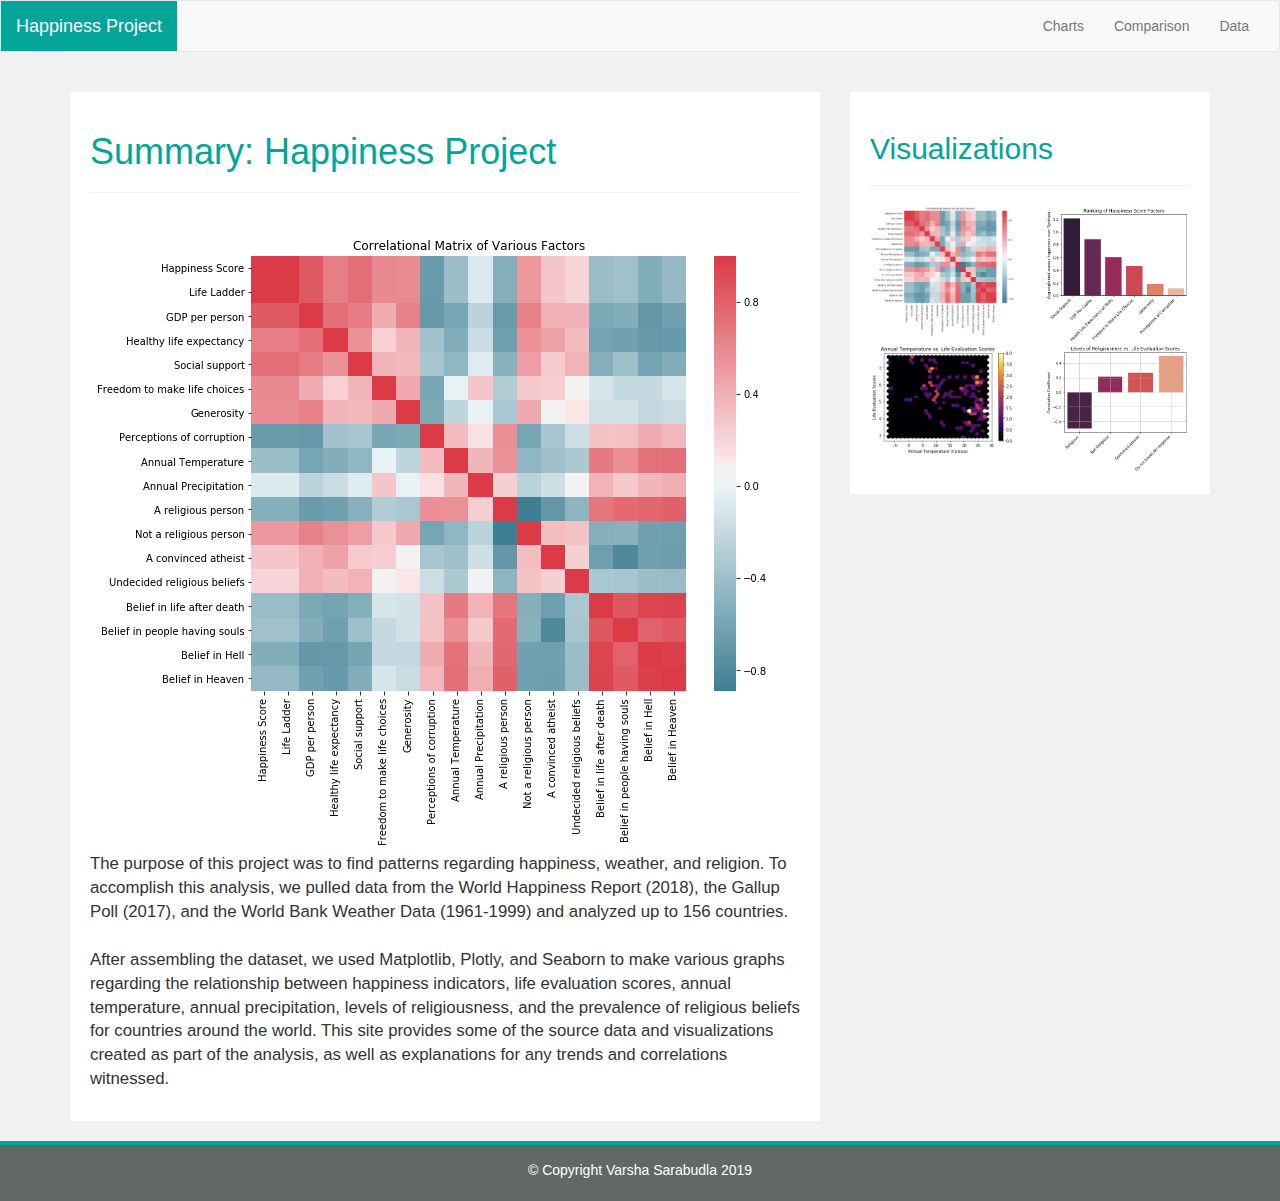
<file: index.html>
<!DOCTYPE html>
<html lang="en">

<head>
    <meta charset="UTF-8">
    <title>Happiness Project</title>
    <link rel="stylesheet" href="https://maxcdn.bootstrapcdn.com/bootstrap/3.3.7/css/bootstrap.min.css"
        integrity="sha384-BVYiiSIFeK1dGmJRAkycuHAHRg32OmUcww7on3RYdg4Va+PmSTsz/K68vbdEjh4u" crossorigin="anonymous">
    <link rel="stylesheet" href="style.css">
    <meta name="viewport" content="width=device-width, initial-scale=1, shrink-to-fit=no">
</head>

<body>
    <nav class="navbar navbar-default">
        <div class="container-fluid">
            <div class="navbar-header">
                <button type="button" class="navbar-toggle collapsed" data-toggle="collapse"
                    data-target="#bs-example-navbar-collapse-1" aria-expanded="false">
                    <span class="sr-only">Toggle navigation</span>
                    <span class="icon-bar"></span>
                    <span class="icon-bar"></span>
                    <span class="icon-bar"></span>
                </button>
                <a style="background-color:rgb(2, 165, 151); color:white;" class="navbar-brand"
                    href="index.html">Happiness
                    Project</a>
            </div>
            <div class="collapse navbar-collapse" id="bs-example-navbar-collapse-1">
                <ul class="nav navbar-nav navbar-right">
                    <li class="dropdown">
                        <a href="javascript:void(0)" class="dropbtn">Charts</a>
                        <div class="dropdown-content">
                            <a href="comparison.html">Correlational Matrix</a>
                            <a href="ranking_of_factors.html">Ranking of Happiness Indicators</a>
                            <a href="temperature_vs_life_evaluation.html">Temperature vs. Life Evaluation Scores</a>
                            <a href="religion_vs_life_evaluation.html">Religiousness vs. Life Evaluation Scores</a>
                        </div>
                    </li>
                    <li><a href="comparison.html">Comparison</a></li>
                    <li><a href="data.html">Data</a></li>
                    </li>
                </ul>
            </div>
        </div>
    </nav>

    <div class="container">
        <div class="row">
            <div class="col-md-8">
                <div class="card">
                    <article>
                        <h1>Summary: Happiness Project</h1>
                        <hr>
                        <br />
                        <img src="Resources/correlational_matrix.png" align="left" width="200" height="200">
                        <p style="font-size:120%;"> The purpose of this project was to find patterns regarding
                            happiness, weather, and religion. To accomplish this analysis, we pulled data from the World
                            Happiness Report (2018), the Gallup Poll (2017), and the World Bank Weather Data (1961-1999)
                            and analyzed up to 156 countries.
                            <br /><br />After assembling the dataset, we used Matplotlib, Plotly, and Seaborn to make
                            various graphs regarding the relationship between happiness indicators, life evaluation
                            scores, annual temperature, annual precipitation, levels of religiousness, and the
                            prevalence of religious beliefs for countries around the world. This site provides some of
                            the source data and visualizations created as part of the analysis, as well as explanations
                            for any trends and correlations witnessed.
                        </p>
                    </article>
                </div>
            </div>
            <div class="col-md-4">
                <div class="card">
                    <h2>Visualizations</h2>
                    <hr>
                    <div class="row">
                        <a href="correlational_matrix.html">
                            <div class="col-md-6">
                                <img src="Resources/correlational_matrix.png" width="140" height="140"></div>
                        </a>
                        <a href="ranking_of_factors.html">
                            <div class="col-md-6">
                                <img src="Resources/ranking_factors.png" width="140" height="140"></div>
                        </a>
                    </div>
                    <div class="row">
                        <a href="temperature_vs_life_evaluation.html">
                            <div class="col-md-6">
                                <img src="Resources/temp_le.png" width="140" height="140"></div>
                        </a>
                        <a href="religion_vs_life_evaluation.html">
                            <div class="col-md-6">
                                <img src="Resources/religion_le.png" width="140" height="140"></div>
                        </a>
                    </div>
                </div>
            </div>
        </div>
    </div>
    <br />
    <footer>
        <p>© Copyright Varsha Sarabudla 2019</p>
    </footer>
    <script src="https://code.jquery.com/jquery-3.3.1.slim.min.js"
        integrity="sha384-q8i/X+965DzO0rT7abK41JStQIAqVgRVzpbzo5smXKp4YfRvH+8abtTE1Pi6jizo"
        crossorigin="anonymous"></script>
    <script src="https://cdnjs.cloudflare.com/ajax/libs/popper.js/1.14.7/umd/popper.min.js"
        integrity="sha384-UO2eT0CpHqdSJQ6hJty5KVphtPhzWj9WO1clHTMGa3JDZwrnQq4sF86dIHNDz0W1"
        crossorigin="anonymous"></script>
    <script src="https://stackpath.bootstrapcdn.com/bootstrap/4.3.1/js/bootstrap.min.js"
        integrity="sha384-JjSmVgyd0p3pXB1rRibZUAYoIIy6OrQ6VrjIEaFf/nJGzIxFDsf4x0xIM+B07jRM"
        crossorigin="anonymous"></script>
</body>

</html>
</file>
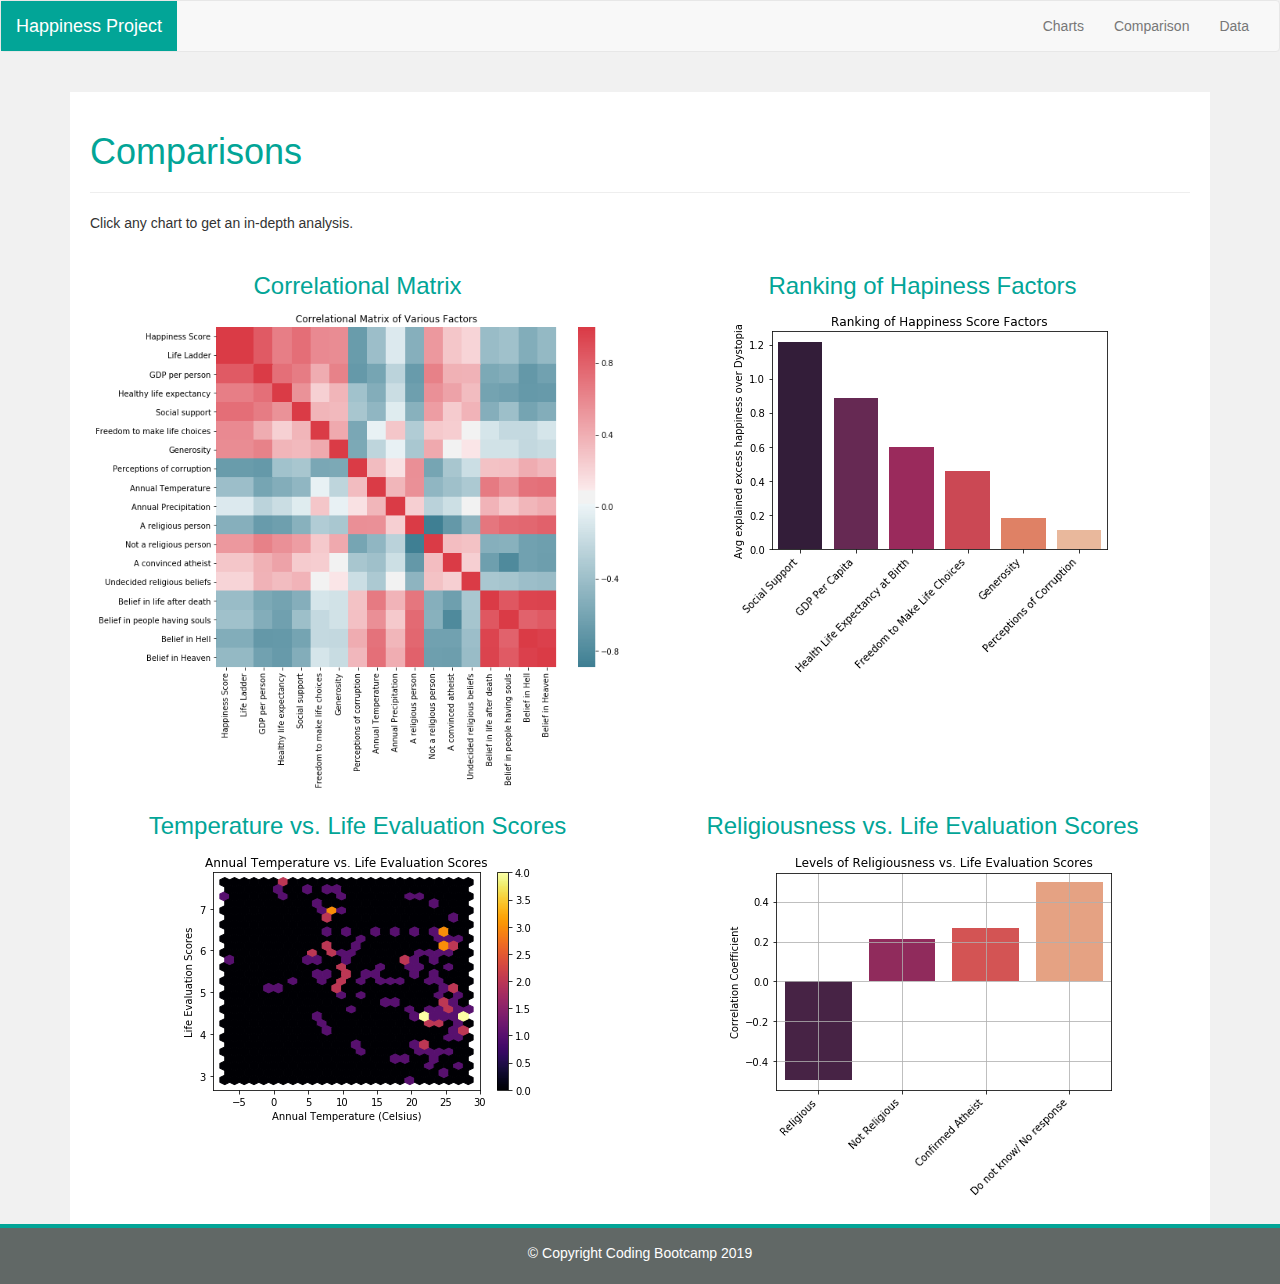
<file: comparison.html>
<!DOCTYPE html>
<html lang="en">

<head>
    <meta charset="UTF-8">
    <title>Bootstrap Components</title>
    <link rel="stylesheet" href="https://maxcdn.bootstrapcdn.com/bootstrap/3.3.7/css/bootstrap.min.css"
        integrity="sha384-BVYiiSIFeK1dGmJRAkycuHAHRg32OmUcww7on3RYdg4Va+PmSTsz/K68vbdEjh4u" crossorigin="anonymous">
    <link rel="stylesheet" href="style.css">
    <meta name="viewport" content="width=device-width, initial-scale=1, shrink-to-fit=no">
</head>

<body>
    <nav class="navbar navbar-default">
        <div class="container-fluid">
            <div class="navbar-header">
                <button type="button" class="navbar-toggle collapsed" data-toggle="collapse"
                    data-target="#bs-example-navbar-collapse-1" aria-expanded="false">
                    <span class="sr-only">Toggle navigation</span>
                    <span class="icon-bar"></span>
                    <span class="icon-bar"></span>
                    <span class="icon-bar"></span>
                </button>
                <a style="background-color:rgb(2, 165, 151); color:white;" class="navbar-brand"
                    href="index.html">Happiness
                    Project</a>
            </div>

            <div class="collapse navbar-collapse" id="bs-example-navbar-collapse-1">
                <ul class="nav navbar-nav navbar-right">
                    <li class="dropdown">
                        <a href="javascript:void(0)" class="dropbtn">Charts</a>
                        <div class="dropdown-content">
                            <a href="correlational_matrix.html">Correlational Matrix</a>
                            <a href="ranking_of_factors.html">Ranking of Happiness Indicators</a>
                            <a href="temperature_vs_life_evaluation.html">Temperature vs. Life Evaluation Scores</a>
                            <a href="religion_vs_life_evaluation.html">Religiousness vs. Life Evaluation Scores</a>
                        </div>
                    </li>
                    <li><a href="comparison.html">Comparison</a></li>
                    <li><a href="data.html">Data</a></li>
                    </li>
                </ul>
            </div>
        </div>
    </nav>

    <div class="container">
        <div class="card">
            <h1> Comparisons </h1>
            <hr>
            <p1>Click any chart to get an in-depth analysis.</p1>
            <br />
            <br />
            <div class="row" align="center">
                <a href="correlational_matrix.html">
                    <div class="col-md-6">
                        <h3> Correlational Matrix </h3>
                        <img src="Resources/correlational_matrix.png" width="400" height="400">
                    </div>
                </a>
                <a href="ranking_of_factors.html">
                    <div class="col-md-6">
                        <h3> Ranking of Hapiness Factors </h3>
                        <img src="Resources/ranking_factors.png" width="400" height="400">
                    </div>
                </a>
            </div>
            <div class="row" align="center">
                <a href="temperature_vs_life_evaluation.html">
                    <div class="col-md-6">
                        <h3> Temperature vs. Life Evaluation Scores </h3>
                        <img src="Resources/temp_le.png" width="400" height="400">
                    </div>
                </a>
                <a href="religion_vs_life_evaluation.html">
                    <div class="col-md-6">
                        <h3> Religiousness vs. Life Evaluation Scores </h3>
                        <img src="Resources/religion_le.png" width="400" height="400">
                    </div>
                </a>
            </div>
        </div>
    </div>
    </div>
    <footer>
        <p>© Copyright Coding Bootcamp 2019</p>
    </footer>
    <script src="https://code.jquery.com/jquery-3.3.1.slim.min.js"
        integrity="sha384-q8i/X+965DzO0rT7abK41JStQIAqVgRVzpbzo5smXKp4YfRvH+8abtTE1Pi6jizo"
        crossorigin="anonymous"></script>
    <script src="https://cdnjs.cloudflare.com/ajax/libs/popper.js/1.14.7/umd/popper.min.js"
        integrity="sha384-UO2eT0CpHqdSJQ6hJty5KVphtPhzWj9WO1clHTMGa3JDZwrnQq4sF86dIHNDz0W1"
        crossorigin="anonymous"></script>
    <script src="https://stackpath.bootstrapcdn.com/bootstrap/4.3.1/js/bootstrap.min.js"
        integrity="sha384-JjSmVgyd0p3pXB1rRibZUAYoIIy6OrQ6VrjIEaFf/nJGzIxFDsf4x0xIM+B07jRM"
        crossorigin="anonymous"></script>
</body>

</html>
</file>
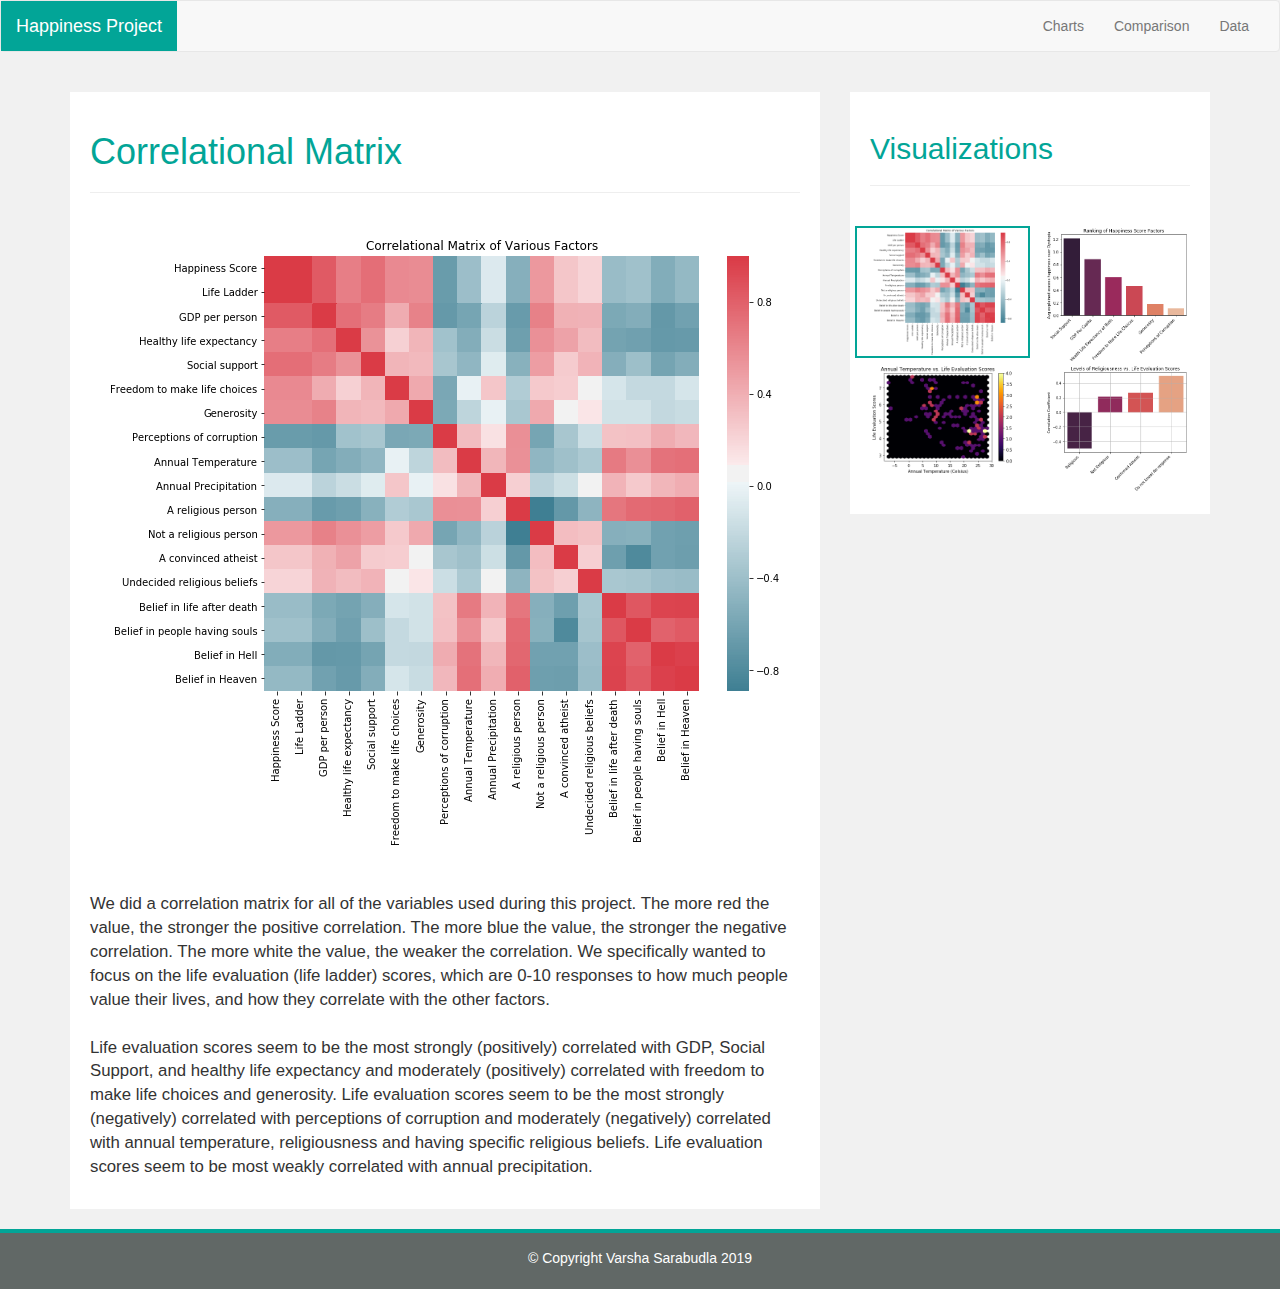
<file: correlational_matrix.html>
<!DOCTYPE html>
<html lang="en">

<head>
    <meta charset="UTF-8">
    <title>Happiness Project</title>
    <link rel="stylesheet" href="https://maxcdn.bootstrapcdn.com/bootstrap/3.3.7/css/bootstrap.min.css"
        integrity="sha384-BVYiiSIFeK1dGmJRAkycuHAHRg32OmUcww7on3RYdg4Va+PmSTsz/K68vbdEjh4u" crossorigin="anonymous">
    <link rel="stylesheet" href="style.css">
    <meta name="viewport" content="width=device-width, initial-scale=1, shrink-to-fit=no">
</head>

<body>
    <nav class="navbar navbar-default">
        <div class="container-fluid">
            <div class="navbar-header">
                <button type="button" class="navbar-toggle collapsed" data-toggle="collapse"
                    data-target="#bs-example-navbar-collapse-1" aria-expanded="false">
                    <span class="sr-only">Toggle navigation</span>
                    <span class="icon-bar"></span>
                    <span class="icon-bar"></span>
                    <span class="icon-bar"></span>
                </button>
                <a style="background-color:rgb(2, 165, 151); color:white;" class="navbar-brand"
                    href="index.html">Happiness
                    Project</a>
            </div>

            <div class="collapse navbar-collapse" id="bs-example-navbar-collapse-1">
                <ul class="nav navbar-nav navbar-right">
                    <li class="dropdown">
                        <a href="javascript:void(0)" class="dropbtn">Charts</a>
                        <div class="dropdown-content">
                            <a href="correlational_matrix.html">Correlational Matrix</a>
                            <a href="ranking_of_factors.html">Ranking of Happiness Indicators</a>
                            <a href="temperature_vs_life_evaluation.html">Temperature vs. Life Evaluation Scores</a>
                            <a href="religion_vs_life_evaluation.html">Religiousness vs. Life Evaluation Scores</a>
                        </div>
                    </li>
                    <li><a href="comparison.html">Comparison</a></li>
                    <li><a href="data.html">Data</a></li>
                    </li>
                </ul>
            </div>
        </div>
    </nav>

    <div class="container">
        <div class="row">
            <div class="col-md-8">
                <div class="card">
                    <h1>Correlational Matrix</h1>
                    <hr>
                    <br />
                    <img src="Resources/correlational_matrix.png" class="center" width="600" height="600">
                    <br />
                    <br />
                    <p style="font-size:120%;"> We did a correlation matrix for all of the variables used during this
                        project. The more red the value, the stronger the positive correlation. The more blue the value,
                        the stronger the negative correlation. The more white the value, the weaker the correlation. We
                        specifically wanted to focus on the life evaluation (life ladder) scores, which are 0-10
                        responses to how much people value their lives, and how they correlate with the other factors.
                        <br /><br />Life evaluation scores seem to be the most strongly (positively) correlated with
                        GDP, Social Support, and healthy life expectancy and moderately (positively) correlated with
                        freedom to make life choices and generosity. Life evaluation scores seem to be the most strongly
                        (negatively) correlated with perceptions of corruption and moderately (negatively) correlated
                        with annual temperature, religiousness and having specific religious beliefs. Life evaluation
                        scores seem to be most weakly correlated with annual precipitation.
                    </p>
                </div>
            </div>
            <div class="col-md-4">
                <div class="card">
                    <h2>Visualizations</h2>
                    <hr>
                    <br />
                    <div class="row">
                        <a href="correlational_matrix.html">
                            <div style="border:2px solid rgb(2, 165, 151);" class="col-md-6">
                                <img src="Resources/correlational_matrix.png" width="140" height="140"></div>
                        </a>
                        <a href="ranking_of_factors.html">
                            <div class="col-md-6"><img src="Resources/ranking_factors.png" width="140" height="140">
                            </div>
                        </a>
                    </div>
                    <div class="row">
                        <a href="temperature_vs_life_evaluation.html">
                            <div class="col-md-6"><img src="Resources/temp_le.png" width="140" height="140"></div>
                        </a>
                        <a href="religion_vs_life_evaluation.html">
                            <div class="col-md-6"><img src="Resources/religion_le.png" width="140" height="140"></div>
                        </a>
                    </div>
                </div>
            </div>
        </div>
    </div>
    <br />
    <footer>
        <p>© Copyright Varsha Sarabudla 2019</p>
    </footer>
    <script src="https://code.jquery.com/jquery-3.3.1.slim.min.js"
        integrity="sha384-q8i/X+965DzO0rT7abK41JStQIAqVgRVzpbzo5smXKp4YfRvH+8abtTE1Pi6jizo"
        crossorigin="anonymous"></script>
    <script src="https://cdnjs.cloudflare.com/ajax/libs/popper.js/1.14.7/umd/popper.min.js"
        integrity="sha384-UO2eT0CpHqdSJQ6hJty5KVphtPhzWj9WO1clHTMGa3JDZwrnQq4sF86dIHNDz0W1"
        crossorigin="anonymous"></script>
    <script src="https://stackpath.bootstrapcdn.com/bootstrap/4.3.1/js/bootstrap.min.js"
        integrity="sha384-JjSmVgyd0p3pXB1rRibZUAYoIIy6OrQ6VrjIEaFf/nJGzIxFDsf4x0xIM+B07jRM"
        crossorigin="anonymous"></script>
</body>

</html>
</file>
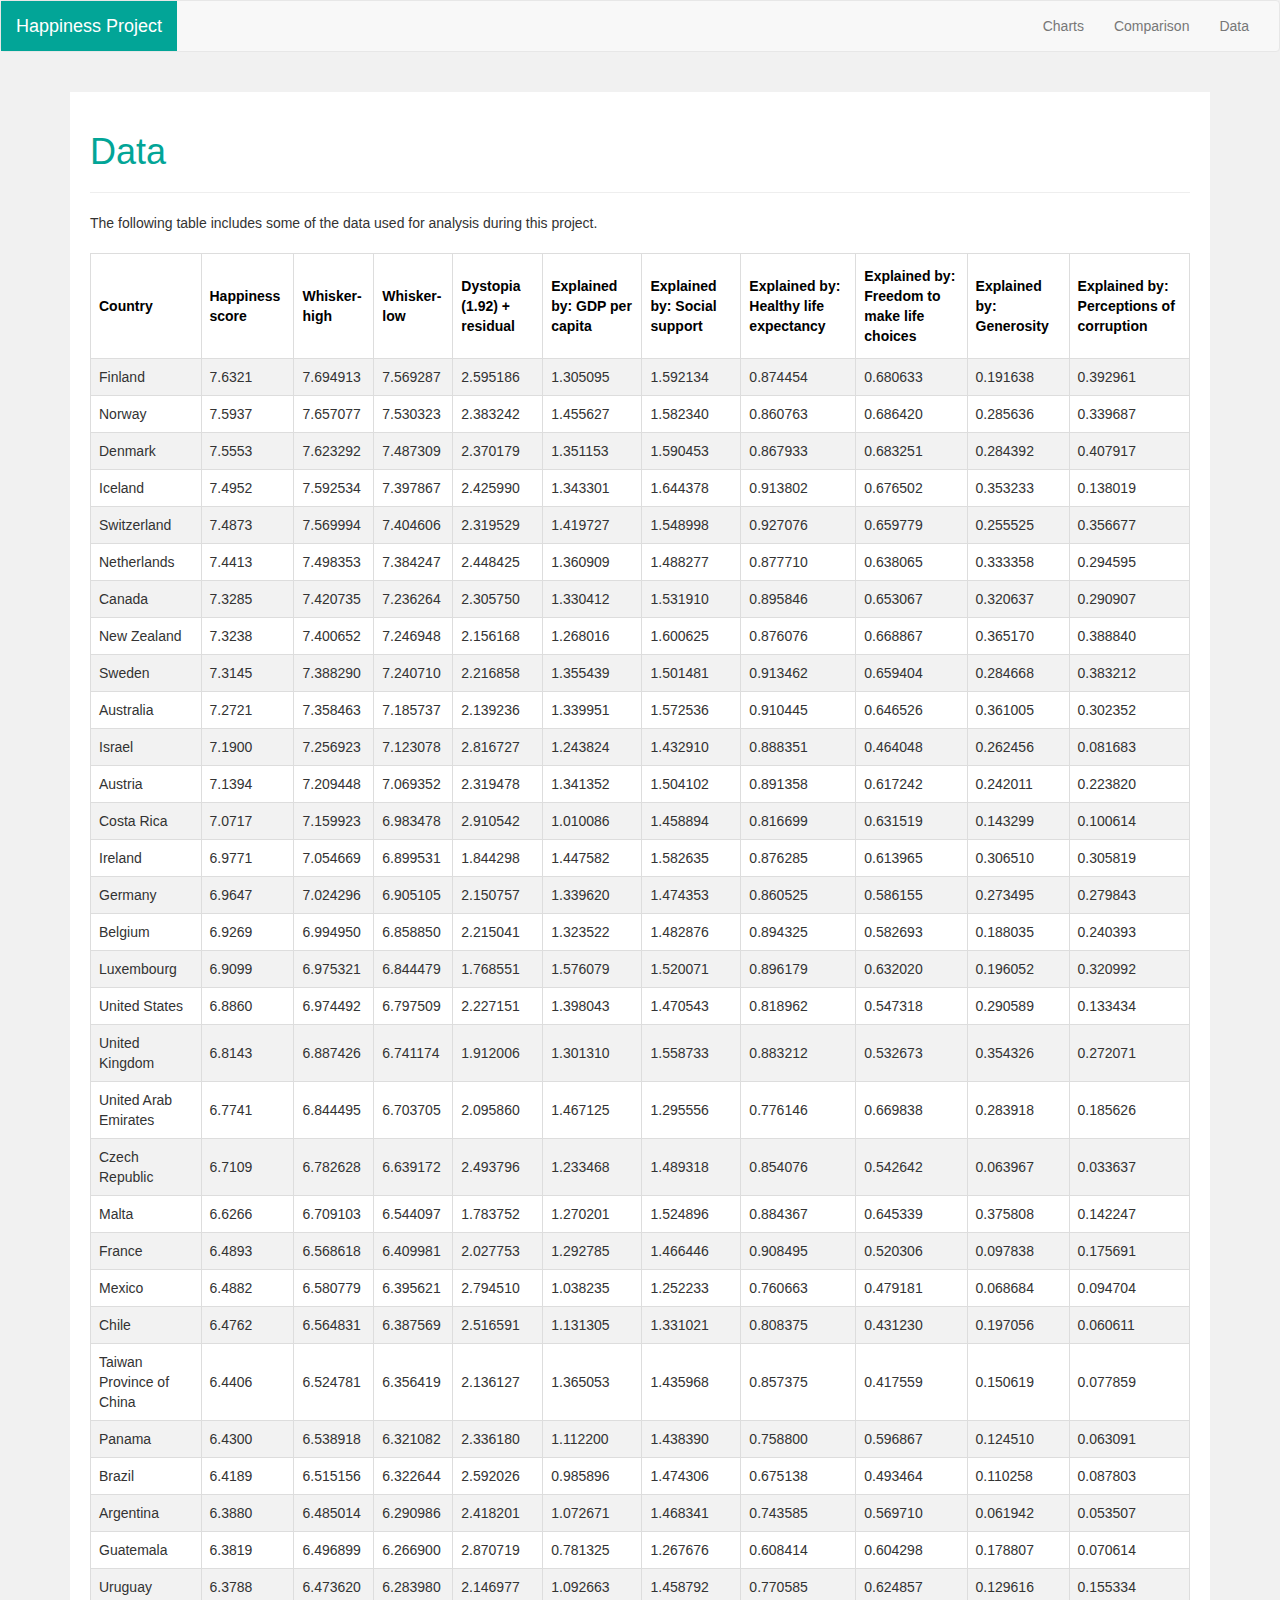
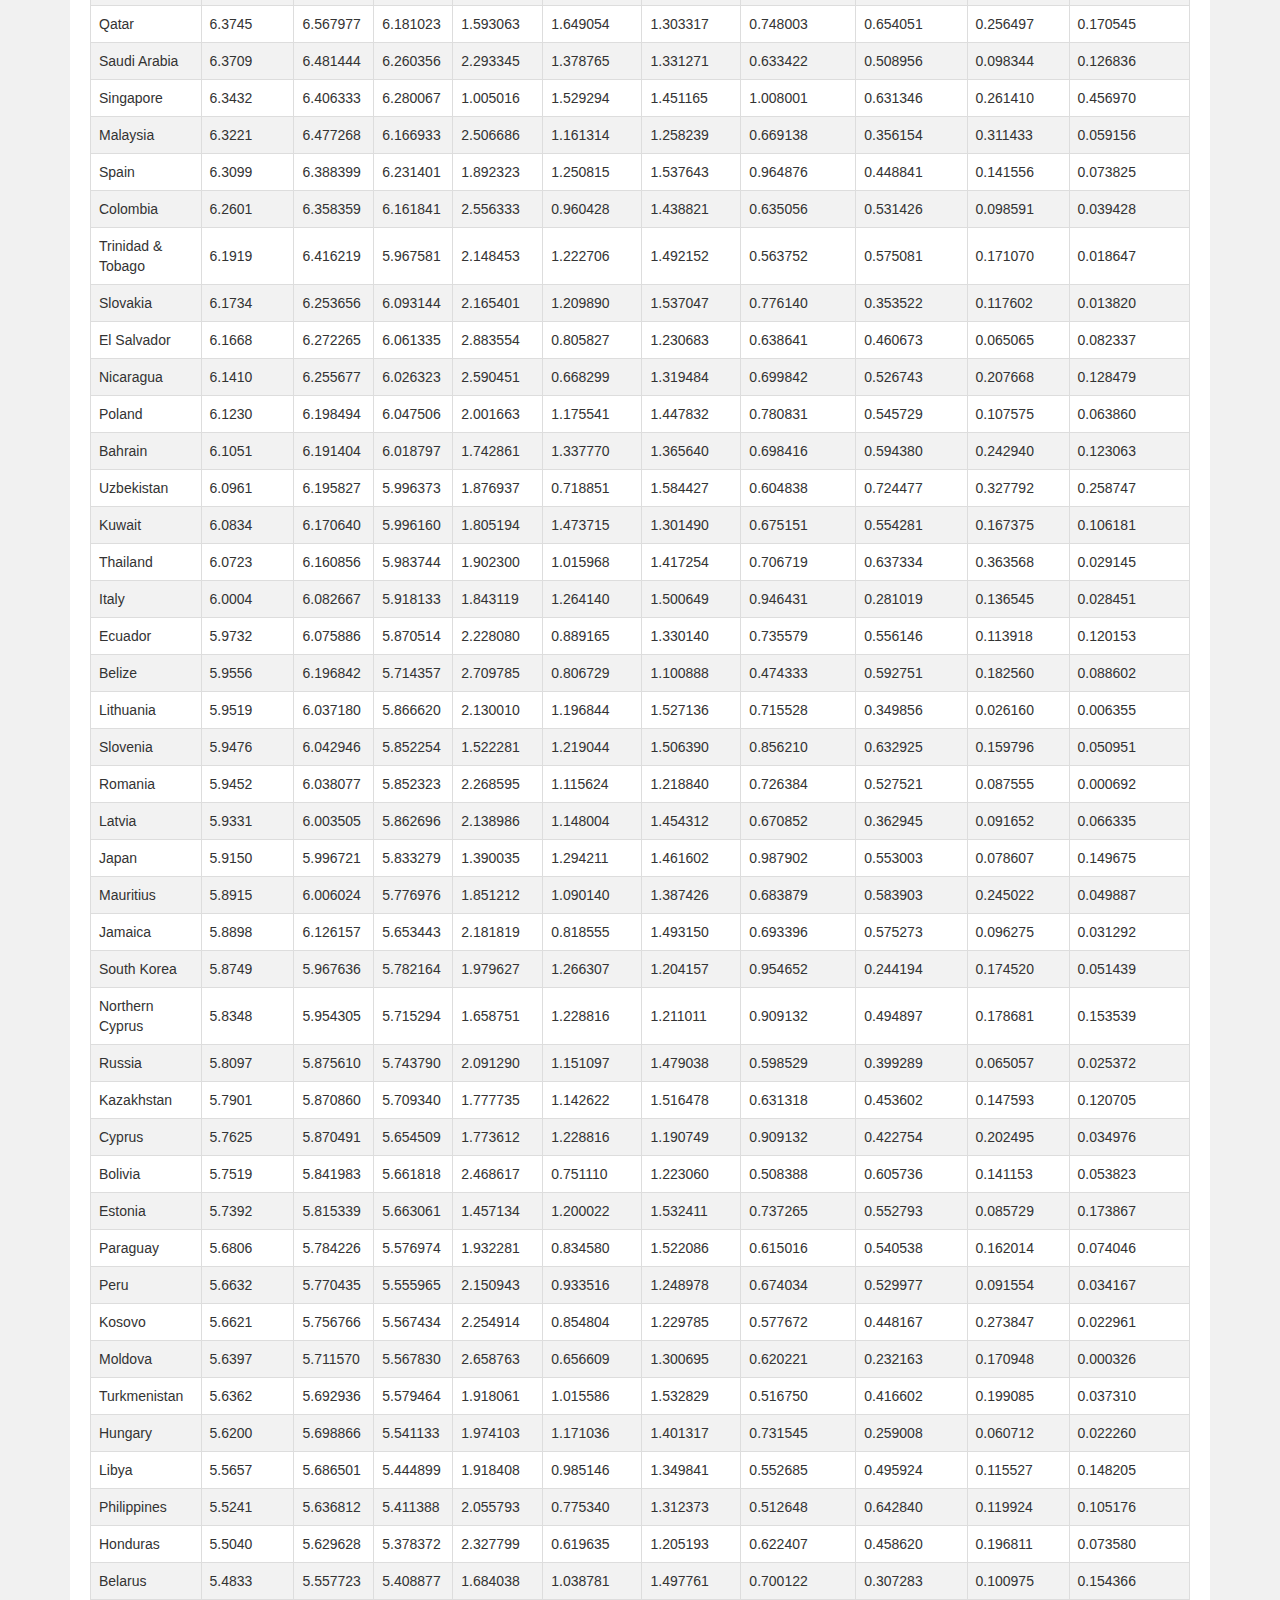
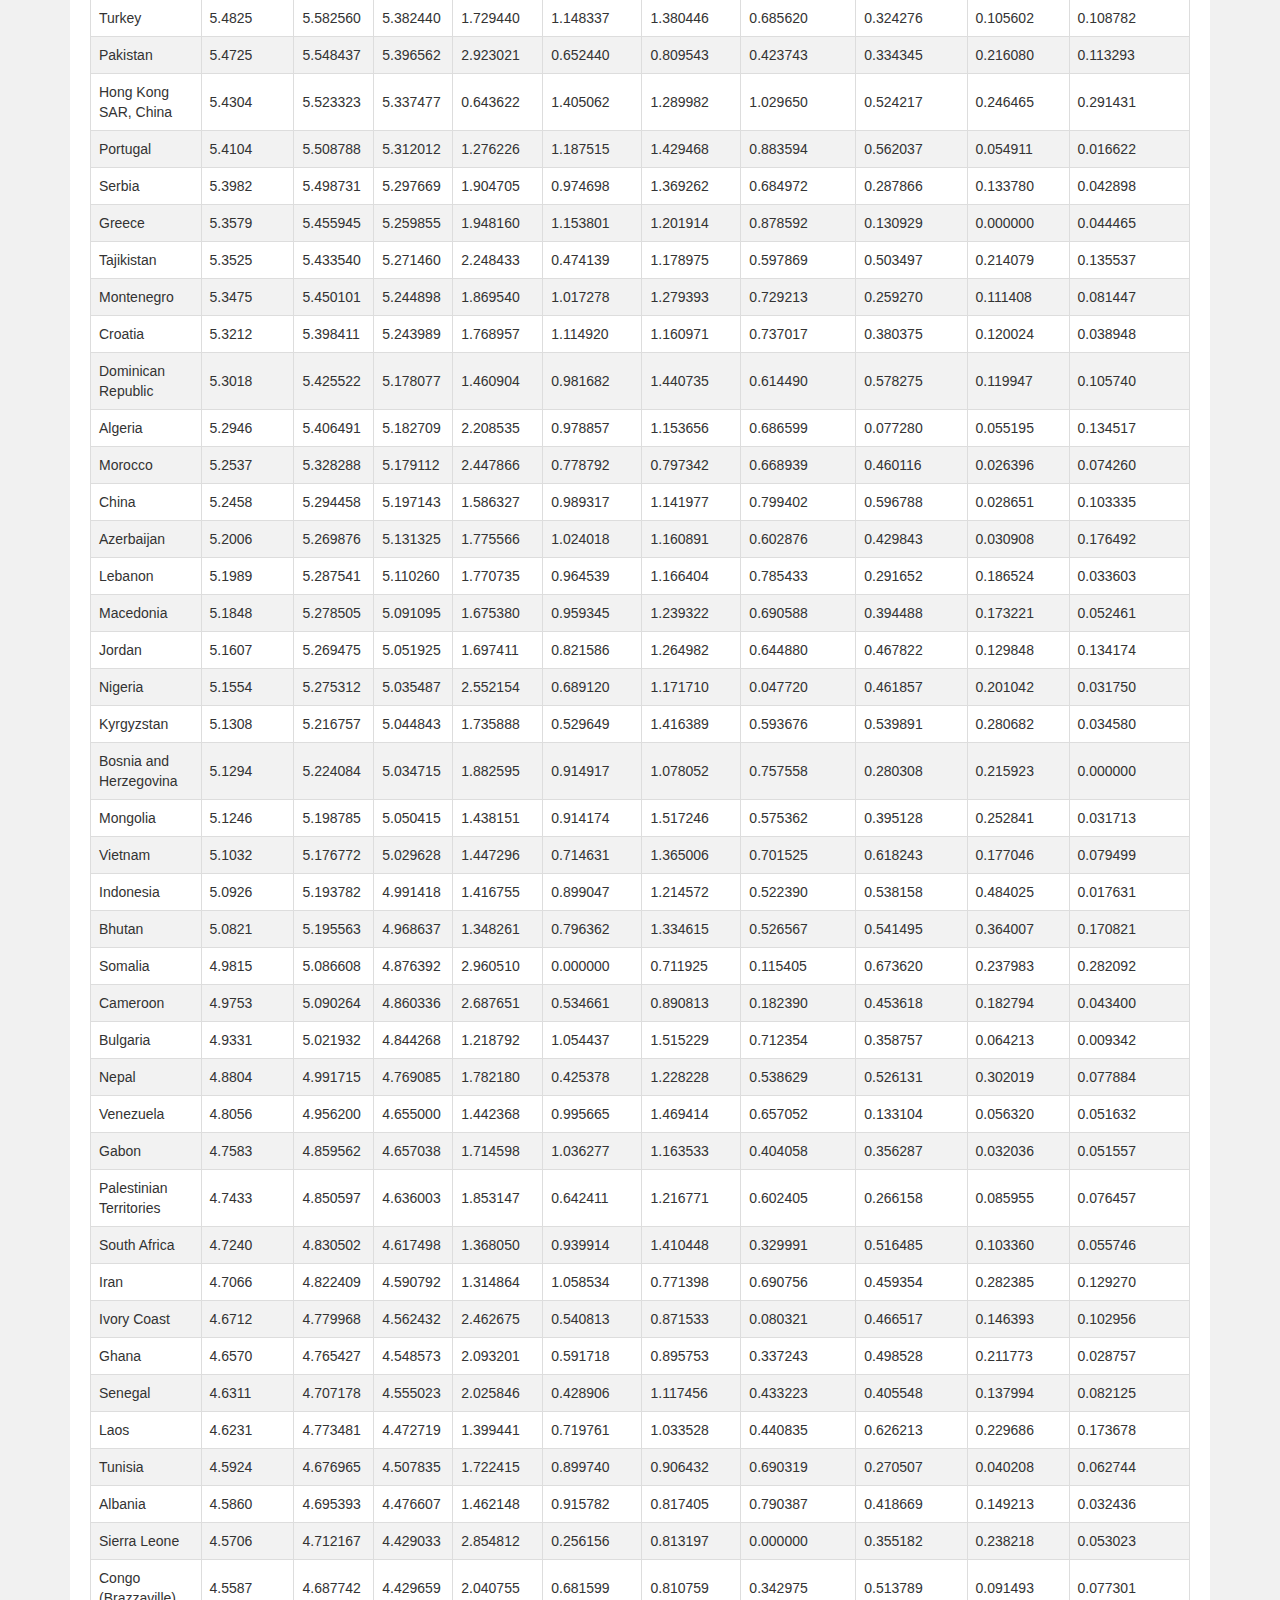
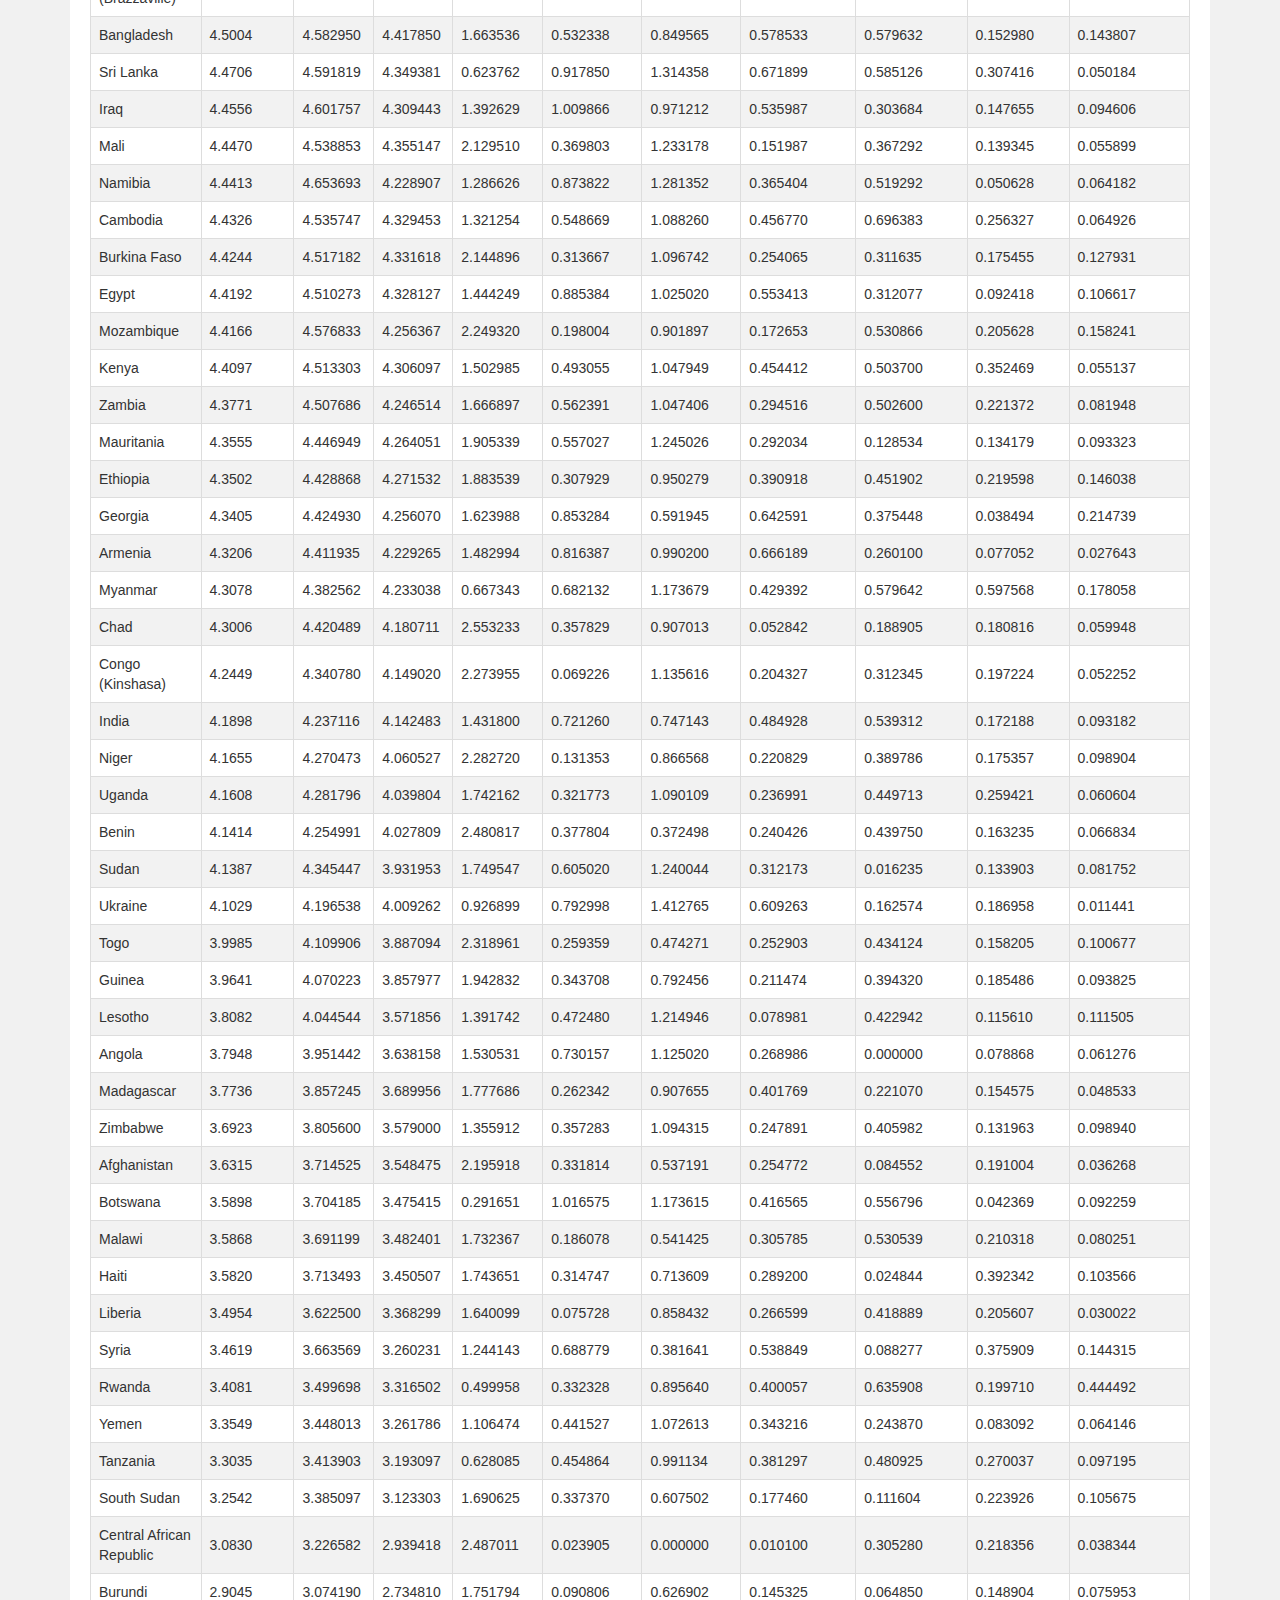
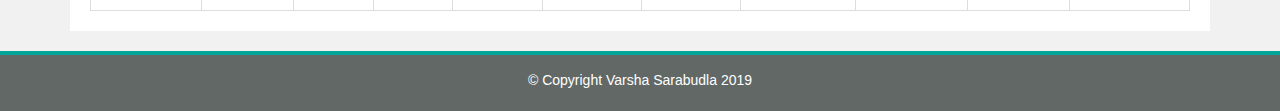
<file: data.html>
<!DOCTYPE html>
<html lang="en">

<head>
    <meta charset="UTF-8">
    <title>Happiness Project</title>
    <link rel="stylesheet" href="https://maxcdn.bootstrapcdn.com/bootstrap/3.3.7/css/bootstrap.min.css"
        integrity="sha384-BVYiiSIFeK1dGmJRAkycuHAHRg32OmUcww7on3RYdg4Va+PmSTsz/K68vbdEjh4u" crossorigin="anonymous">
    <link rel="stylesheet" href="style.css">
    <meta name="viewport" content="width=device-width, initial-scale=1, shrink-to-fit=no">
</head>

<body>
    <nav class="navbar navbar-default">
        <div class="container-fluid">
            <div class="navbar-header">
                <button type="button" class="navbar-toggle collapsed" data-toggle="collapse"
                    data-target="#bs-example-navbar-collapse-1" aria-expanded="false">
                    <span class="sr-only">Toggle navigation</span>
                    <span class="icon-bar"></span>
                    <span class="icon-bar"></span>
                    <span class="icon-bar"></span>
                </button>
                <a style="background-color:rgb(2, 165, 151); color:white;" class="navbar-brand"
                    href="index.html">Happiness
                    Project</a>
            </div>

            <div class="collapse navbar-collapse" id="bs-example-navbar-collapse-1">
                <ul class="nav navbar-nav navbar-right">
                    <li class="dropdown">
                        <a href="javascript:void(0)" class="dropbtn">Charts</a>
                        <div class="dropdown-content">
                            <a href="correlational_matrix.html">Correlational Matrix</a>
                            <a href="ranking_of_factors.html">Ranking of Happiness Indicators</a>
                            <a href="temperature_vs_life_evaluation.html">Temperature vs. Life Evaluation Scores</a>
                            <a href="religion_vs_life_evaluation.html">Religiousness vs. Life Evaluation Scores</a>
                        </div>
                    </li>
                    <li><a href="comparison.html">Comparison</a></li>
                    <li><a href="data.html">Data</a></li>
                    </li>
                </ul>
            </div>
        </div>
    </nav>

    <div class="container">
        <div class="card">
            <h1> Data </h1>
            <hr>
            <p1>The following table includes some of the data used for analysis during this project.</p1>
            <br />
            <br />
            <div style="overflow-x:auto;">
                <table id="happiness_data" border="1" class="dataframe">
                    <thead>
                        <tr style="text-align: right;">
                            <th>Country</th>
                            <th>Happiness score</th>
                            <th>Whisker-high</th>
                            <th>Whisker-low</th>
                            <th>Dystopia (1.92) + residual</th>
                            <th>Explained by: GDP per capita</th>
                            <th>Explained by: Social support</th>
                            <th>Explained by: Healthy life expectancy</th>
                            <th>Explained by: Freedom to make life choices</th>
                            <th>Explained by: Generosity</th>
                            <th>Explained by: Perceptions of corruption</th>
                        </tr>
                    </thead>
                    <tbody>
                        <tr>
                            <td>Finland</td>
                            <td>7.6321</td>
                            <td>7.694913</td>
                            <td>7.569287</td>
                            <td>2.595186</td>
                            <td>1.305095</td>
                            <td>1.592134</td>
                            <td>0.874454</td>
                            <td>0.680633</td>
                            <td>0.191638</td>
                            <td>0.392961</td>
                        </tr>
                        <tr>
                            <td>Norway</td>
                            <td>7.5937</td>
                            <td>7.657077</td>
                            <td>7.530323</td>
                            <td>2.383242</td>
                            <td>1.455627</td>
                            <td>1.582340</td>
                            <td>0.860763</td>
                            <td>0.686420</td>
                            <td>0.285636</td>
                            <td>0.339687</td>
                        </tr>
                        <tr>
                            <td>Denmark</td>
                            <td>7.5553</td>
                            <td>7.623292</td>
                            <td>7.487309</td>
                            <td>2.370179</td>
                            <td>1.351153</td>
                            <td>1.590453</td>
                            <td>0.867933</td>
                            <td>0.683251</td>
                            <td>0.284392</td>
                            <td>0.407917</td>
                        </tr>
                        <tr>
                            <td>Iceland</td>
                            <td>7.4952</td>
                            <td>7.592534</td>
                            <td>7.397867</td>
                            <td>2.425990</td>
                            <td>1.343301</td>
                            <td>1.644378</td>
                            <td>0.913802</td>
                            <td>0.676502</td>
                            <td>0.353233</td>
                            <td>0.138019</td>
                        </tr>
                        <tr>
                            <td>Switzerland</td>
                            <td>7.4873</td>
                            <td>7.569994</td>
                            <td>7.404606</td>
                            <td>2.319529</td>
                            <td>1.419727</td>
                            <td>1.548998</td>
                            <td>0.927076</td>
                            <td>0.659779</td>
                            <td>0.255525</td>
                            <td>0.356677</td>
                        </tr>
                        <tr>
                            <td>Netherlands</td>
                            <td>7.4413</td>
                            <td>7.498353</td>
                            <td>7.384247</td>
                            <td>2.448425</td>
                            <td>1.360909</td>
                            <td>1.488277</td>
                            <td>0.877710</td>
                            <td>0.638065</td>
                            <td>0.333358</td>
                            <td>0.294595</td>
                        </tr>
                        <tr>
                            <td>Canada</td>
                            <td>7.3285</td>
                            <td>7.420735</td>
                            <td>7.236264</td>
                            <td>2.305750</td>
                            <td>1.330412</td>
                            <td>1.531910</td>
                            <td>0.895846</td>
                            <td>0.653067</td>
                            <td>0.320637</td>
                            <td>0.290907</td>
                        </tr>
                        <tr>
                            <td>New Zealand</td>
                            <td>7.3238</td>
                            <td>7.400652</td>
                            <td>7.246948</td>
                            <td>2.156168</td>
                            <td>1.268016</td>
                            <td>1.600625</td>
                            <td>0.876076</td>
                            <td>0.668867</td>
                            <td>0.365170</td>
                            <td>0.388840</td>
                        </tr>
                        <tr>
                            <td>Sweden</td>
                            <td>7.3145</td>
                            <td>7.388290</td>
                            <td>7.240710</td>
                            <td>2.216858</td>
                            <td>1.355439</td>
                            <td>1.501481</td>
                            <td>0.913462</td>
                            <td>0.659404</td>
                            <td>0.284668</td>
                            <td>0.383212</td>
                        </tr>
                        <tr>
                            <td>Australia</td>
                            <td>7.2721</td>
                            <td>7.358463</td>
                            <td>7.185737</td>
                            <td>2.139236</td>
                            <td>1.339951</td>
                            <td>1.572536</td>
                            <td>0.910445</td>
                            <td>0.646526</td>
                            <td>0.361005</td>
                            <td>0.302352</td>
                        </tr>
                        <tr>
                            <td>Israel</td>
                            <td>7.1900</td>
                            <td>7.256923</td>
                            <td>7.123078</td>
                            <td>2.816727</td>
                            <td>1.243824</td>
                            <td>1.432910</td>
                            <td>0.888351</td>
                            <td>0.464048</td>
                            <td>0.262456</td>
                            <td>0.081683</td>
                        </tr>
                        <tr>
                            <td>Austria</td>
                            <td>7.1394</td>
                            <td>7.209448</td>
                            <td>7.069352</td>
                            <td>2.319478</td>
                            <td>1.341352</td>
                            <td>1.504102</td>
                            <td>0.891358</td>
                            <td>0.617242</td>
                            <td>0.242011</td>
                            <td>0.223820</td>
                        </tr>
                        <tr>
                            <td>Costa Rica</td>
                            <td>7.0717</td>
                            <td>7.159923</td>
                            <td>6.983478</td>
                            <td>2.910542</td>
                            <td>1.010086</td>
                            <td>1.458894</td>
                            <td>0.816699</td>
                            <td>0.631519</td>
                            <td>0.143299</td>
                            <td>0.100614</td>
                        </tr>
                        <tr>
                            <td>Ireland</td>
                            <td>6.9771</td>
                            <td>7.054669</td>
                            <td>6.899531</td>
                            <td>1.844298</td>
                            <td>1.447582</td>
                            <td>1.582635</td>
                            <td>0.876285</td>
                            <td>0.613965</td>
                            <td>0.306510</td>
                            <td>0.305819</td>
                        </tr>
                        <tr>
                            <td>Germany</td>
                            <td>6.9647</td>
                            <td>7.024296</td>
                            <td>6.905105</td>
                            <td>2.150757</td>
                            <td>1.339620</td>
                            <td>1.474353</td>
                            <td>0.860525</td>
                            <td>0.586155</td>
                            <td>0.273495</td>
                            <td>0.279843</td>
                        </tr>
                        <tr>
                            <td>Belgium</td>
                            <td>6.9269</td>
                            <td>6.994950</td>
                            <td>6.858850</td>
                            <td>2.215041</td>
                            <td>1.323522</td>
                            <td>1.482876</td>
                            <td>0.894325</td>
                            <td>0.582693</td>
                            <td>0.188035</td>
                            <td>0.240393</td>
                        </tr>
                        <tr>
                            <td>Luxembourg</td>
                            <td>6.9099</td>
                            <td>6.975321</td>
                            <td>6.844479</td>
                            <td>1.768551</td>
                            <td>1.576079</td>
                            <td>1.520071</td>
                            <td>0.896179</td>
                            <td>0.632020</td>
                            <td>0.196052</td>
                            <td>0.320992</td>
                        </tr>
                        <tr>
                            <td>United States</td>
                            <td>6.8860</td>
                            <td>6.974492</td>
                            <td>6.797509</td>
                            <td>2.227151</td>
                            <td>1.398043</td>
                            <td>1.470543</td>
                            <td>0.818962</td>
                            <td>0.547318</td>
                            <td>0.290589</td>
                            <td>0.133434</td>
                        </tr>
                        <tr>
                            <td>United Kingdom</td>
                            <td>6.8143</td>
                            <td>6.887426</td>
                            <td>6.741174</td>
                            <td>1.912006</td>
                            <td>1.301310</td>
                            <td>1.558733</td>
                            <td>0.883212</td>
                            <td>0.532673</td>
                            <td>0.354326</td>
                            <td>0.272071</td>
                        </tr>
                        <tr>
                            <td>United Arab Emirates</td>
                            <td>6.7741</td>
                            <td>6.844495</td>
                            <td>6.703705</td>
                            <td>2.095860</td>
                            <td>1.467125</td>
                            <td>1.295556</td>
                            <td>0.776146</td>
                            <td>0.669838</td>
                            <td>0.283918</td>
                            <td>0.185626</td>
                        </tr>
                        <tr>
                            <td>Czech Republic</td>
                            <td>6.7109</td>
                            <td>6.782628</td>
                            <td>6.639172</td>
                            <td>2.493796</td>
                            <td>1.233468</td>
                            <td>1.489318</td>
                            <td>0.854076</td>
                            <td>0.542642</td>
                            <td>0.063967</td>
                            <td>0.033637</td>
                        </tr>
                        <tr>
                            <td>Malta</td>
                            <td>6.6266</td>
                            <td>6.709103</td>
                            <td>6.544097</td>
                            <td>1.783752</td>
                            <td>1.270201</td>
                            <td>1.524896</td>
                            <td>0.884367</td>
                            <td>0.645339</td>
                            <td>0.375808</td>
                            <td>0.142247</td>
                        </tr>
                        <tr>
                            <td>France</td>
                            <td>6.4893</td>
                            <td>6.568618</td>
                            <td>6.409981</td>
                            <td>2.027753</td>
                            <td>1.292785</td>
                            <td>1.466446</td>
                            <td>0.908495</td>
                            <td>0.520306</td>
                            <td>0.097838</td>
                            <td>0.175691</td>
                        </tr>
                        <tr>
                            <td>Mexico</td>
                            <td>6.4882</td>
                            <td>6.580779</td>
                            <td>6.395621</td>
                            <td>2.794510</td>
                            <td>1.038235</td>
                            <td>1.252233</td>
                            <td>0.760663</td>
                            <td>0.479181</td>
                            <td>0.068684</td>
                            <td>0.094704</td>
                        </tr>
                        <tr>
                            <td>Chile</td>
                            <td>6.4762</td>
                            <td>6.564831</td>
                            <td>6.387569</td>
                            <td>2.516591</td>
                            <td>1.131305</td>
                            <td>1.331021</td>
                            <td>0.808375</td>
                            <td>0.431230</td>
                            <td>0.197056</td>
                            <td>0.060611</td>
                        </tr>
                        <tr>
                            <td>Taiwan Province of China</td>
                            <td>6.4406</td>
                            <td>6.524781</td>
                            <td>6.356419</td>
                            <td>2.136127</td>
                            <td>1.365053</td>
                            <td>1.435968</td>
                            <td>0.857375</td>
                            <td>0.417559</td>
                            <td>0.150619</td>
                            <td>0.077859</td>
                        </tr>
                        <tr>
                            <td>Panama</td>
                            <td>6.4300</td>
                            <td>6.538918</td>
                            <td>6.321082</td>
                            <td>2.336180</td>
                            <td>1.112200</td>
                            <td>1.438390</td>
                            <td>0.758800</td>
                            <td>0.596867</td>
                            <td>0.124510</td>
                            <td>0.063091</td>
                        </tr>
                        <tr>
                            <td>Brazil</td>
                            <td>6.4189</td>
                            <td>6.515156</td>
                            <td>6.322644</td>
                            <td>2.592026</td>
                            <td>0.985896</td>
                            <td>1.474306</td>
                            <td>0.675138</td>
                            <td>0.493464</td>
                            <td>0.110258</td>
                            <td>0.087803</td>
                        </tr>
                        <tr>
                            <td>Argentina</td>
                            <td>6.3880</td>
                            <td>6.485014</td>
                            <td>6.290986</td>
                            <td>2.418201</td>
                            <td>1.072671</td>
                            <td>1.468341</td>
                            <td>0.743585</td>
                            <td>0.569710</td>
                            <td>0.061942</td>
                            <td>0.053507</td>
                        </tr>
                        <tr>
                            <td>Guatemala</td>
                            <td>6.3819</td>
                            <td>6.496899</td>
                            <td>6.266900</td>
                            <td>2.870719</td>
                            <td>0.781325</td>
                            <td>1.267676</td>
                            <td>0.608414</td>
                            <td>0.604298</td>
                            <td>0.178807</td>
                            <td>0.070614</td>
                        </tr>
                        <tr>
                            <td>Uruguay</td>
                            <td>6.3788</td>
                            <td>6.473620</td>
                            <td>6.283980</td>
                            <td>2.146977</td>
                            <td>1.092663</td>
                            <td>1.458792</td>
                            <td>0.770585</td>
                            <td>0.624857</td>
                            <td>0.129616</td>
                            <td>0.155334</td>
                        </tr>
                        <tr>
                            <td>Qatar</td>
                            <td>6.3745</td>
                            <td>6.567977</td>
                            <td>6.181023</td>
                            <td>1.593063</td>
                            <td>1.649054</td>
                            <td>1.303317</td>
                            <td>0.748003</td>
                            <td>0.654051</td>
                            <td>0.256497</td>
                            <td>0.170545</td>
                        </tr>
                        <tr>
                            <td>Saudi Arabia</td>
                            <td>6.3709</td>
                            <td>6.481444</td>
                            <td>6.260356</td>
                            <td>2.293345</td>
                            <td>1.378765</td>
                            <td>1.331271</td>
                            <td>0.633422</td>
                            <td>0.508956</td>
                            <td>0.098344</td>
                            <td>0.126836</td>
                        </tr>
                        <tr>
                            <td>Singapore</td>
                            <td>6.3432</td>
                            <td>6.406333</td>
                            <td>6.280067</td>
                            <td>1.005016</td>
                            <td>1.529294</td>
                            <td>1.451165</td>
                            <td>1.008001</td>
                            <td>0.631346</td>
                            <td>0.261410</td>
                            <td>0.456970</td>
                        </tr>
                        <tr>
                            <td>Malaysia</td>
                            <td>6.3221</td>
                            <td>6.477268</td>
                            <td>6.166933</td>
                            <td>2.506686</td>
                            <td>1.161314</td>
                            <td>1.258239</td>
                            <td>0.669138</td>
                            <td>0.356154</td>
                            <td>0.311433</td>
                            <td>0.059156</td>
                        </tr>
                        <tr>
                            <td>Spain</td>
                            <td>6.3099</td>
                            <td>6.388399</td>
                            <td>6.231401</td>
                            <td>1.892323</td>
                            <td>1.250815</td>
                            <td>1.537643</td>
                            <td>0.964876</td>
                            <td>0.448841</td>
                            <td>0.141556</td>
                            <td>0.073825</td>
                        </tr>
                        <tr>
                            <td>Colombia</td>
                            <td>6.2601</td>
                            <td>6.358359</td>
                            <td>6.161841</td>
                            <td>2.556333</td>
                            <td>0.960428</td>
                            <td>1.438821</td>
                            <td>0.635056</td>
                            <td>0.531426</td>
                            <td>0.098591</td>
                            <td>0.039428</td>
                        </tr>
                        <tr>
                            <td>Trinidad &amp; Tobago</td>
                            <td>6.1919</td>
                            <td>6.416219</td>
                            <td>5.967581</td>
                            <td>2.148453</td>
                            <td>1.222706</td>
                            <td>1.492152</td>
                            <td>0.563752</td>
                            <td>0.575081</td>
                            <td>0.171070</td>
                            <td>0.018647</td>
                        </tr>
                        <tr>
                            <td>Slovakia</td>
                            <td>6.1734</td>
                            <td>6.253656</td>
                            <td>6.093144</td>
                            <td>2.165401</td>
                            <td>1.209890</td>
                            <td>1.537047</td>
                            <td>0.776140</td>
                            <td>0.353522</td>
                            <td>0.117602</td>
                            <td>0.013820</td>
                        </tr>
                        <tr>
                            <td>El Salvador</td>
                            <td>6.1668</td>
                            <td>6.272265</td>
                            <td>6.061335</td>
                            <td>2.883554</td>
                            <td>0.805827</td>
                            <td>1.230683</td>
                            <td>0.638641</td>
                            <td>0.460673</td>
                            <td>0.065065</td>
                            <td>0.082337</td>
                        </tr>
                        <tr>
                            <td>Nicaragua</td>
                            <td>6.1410</td>
                            <td>6.255677</td>
                            <td>6.026323</td>
                            <td>2.590451</td>
                            <td>0.668299</td>
                            <td>1.319484</td>
                            <td>0.699842</td>
                            <td>0.526743</td>
                            <td>0.207668</td>
                            <td>0.128479</td>
                        </tr>
                        <tr>
                            <td>Poland</td>
                            <td>6.1230</td>
                            <td>6.198494</td>
                            <td>6.047506</td>
                            <td>2.001663</td>
                            <td>1.175541</td>
                            <td>1.447832</td>
                            <td>0.780831</td>
                            <td>0.545729</td>
                            <td>0.107575</td>
                            <td>0.063860</td>
                        </tr>
                        <tr>
                            <td>Bahrain</td>
                            <td>6.1051</td>
                            <td>6.191404</td>
                            <td>6.018797</td>
                            <td>1.742861</td>
                            <td>1.337770</td>
                            <td>1.365640</td>
                            <td>0.698416</td>
                            <td>0.594380</td>
                            <td>0.242940</td>
                            <td>0.123063</td>
                        </tr>
                        <tr>
                            <td>Uzbekistan</td>
                            <td>6.0961</td>
                            <td>6.195827</td>
                            <td>5.996373</td>
                            <td>1.876937</td>
                            <td>0.718851</td>
                            <td>1.584427</td>
                            <td>0.604838</td>
                            <td>0.724477</td>
                            <td>0.327792</td>
                            <td>0.258747</td>
                        </tr>
                        <tr>
                            <td>Kuwait</td>
                            <td>6.0834</td>
                            <td>6.170640</td>
                            <td>5.996160</td>
                            <td>1.805194</td>
                            <td>1.473715</td>
                            <td>1.301490</td>
                            <td>0.675151</td>
                            <td>0.554281</td>
                            <td>0.167375</td>
                            <td>0.106181</td>
                        </tr>
                        <tr>
                            <td>Thailand</td>
                            <td>6.0723</td>
                            <td>6.160856</td>
                            <td>5.983744</td>
                            <td>1.902300</td>
                            <td>1.015968</td>
                            <td>1.417254</td>
                            <td>0.706719</td>
                            <td>0.637334</td>
                            <td>0.363568</td>
                            <td>0.029145</td>
                        </tr>
                        <tr>
                            <td>Italy</td>
                            <td>6.0004</td>
                            <td>6.082667</td>
                            <td>5.918133</td>
                            <td>1.843119</td>
                            <td>1.264140</td>
                            <td>1.500649</td>
                            <td>0.946431</td>
                            <td>0.281019</td>
                            <td>0.136545</td>
                            <td>0.028451</td>
                        </tr>
                        <tr>
                            <td>Ecuador</td>
                            <td>5.9732</td>
                            <td>6.075886</td>
                            <td>5.870514</td>
                            <td>2.228080</td>
                            <td>0.889165</td>
                            <td>1.330140</td>
                            <td>0.735579</td>
                            <td>0.556146</td>
                            <td>0.113918</td>
                            <td>0.120153</td>
                        </tr>
                        <tr>
                            <td>Belize</td>
                            <td>5.9556</td>
                            <td>6.196842</td>
                            <td>5.714357</td>
                            <td>2.709785</td>
                            <td>0.806729</td>
                            <td>1.100888</td>
                            <td>0.474333</td>
                            <td>0.592751</td>
                            <td>0.182560</td>
                            <td>0.088602</td>
                        </tr>
                        <tr>
                            <td>Lithuania</td>
                            <td>5.9519</td>
                            <td>6.037180</td>
                            <td>5.866620</td>
                            <td>2.130010</td>
                            <td>1.196844</td>
                            <td>1.527136</td>
                            <td>0.715528</td>
                            <td>0.349856</td>
                            <td>0.026160</td>
                            <td>0.006355</td>
                        </tr>
                        <tr>
                            <td>Slovenia</td>
                            <td>5.9476</td>
                            <td>6.042946</td>
                            <td>5.852254</td>
                            <td>1.522281</td>
                            <td>1.219044</td>
                            <td>1.506390</td>
                            <td>0.856210</td>
                            <td>0.632925</td>
                            <td>0.159796</td>
                            <td>0.050951</td>
                        </tr>
                        <tr>
                            <td>Romania</td>
                            <td>5.9452</td>
                            <td>6.038077</td>
                            <td>5.852323</td>
                            <td>2.268595</td>
                            <td>1.115624</td>
                            <td>1.218840</td>
                            <td>0.726384</td>
                            <td>0.527521</td>
                            <td>0.087555</td>
                            <td>0.000692</td>
                        </tr>
                        <tr>
                            <td>Latvia</td>
                            <td>5.9331</td>
                            <td>6.003505</td>
                            <td>5.862696</td>
                            <td>2.138986</td>
                            <td>1.148004</td>
                            <td>1.454312</td>
                            <td>0.670852</td>
                            <td>0.362945</td>
                            <td>0.091652</td>
                            <td>0.066335</td>
                        </tr>
                        <tr>
                            <td>Japan</td>
                            <td>5.9150</td>
                            <td>5.996721</td>
                            <td>5.833279</td>
                            <td>1.390035</td>
                            <td>1.294211</td>
                            <td>1.461602</td>
                            <td>0.987902</td>
                            <td>0.553003</td>
                            <td>0.078607</td>
                            <td>0.149675</td>
                        </tr>
                        <tr>
                            <td>Mauritius</td>
                            <td>5.8915</td>
                            <td>6.006024</td>
                            <td>5.776976</td>
                            <td>1.851212</td>
                            <td>1.090140</td>
                            <td>1.387426</td>
                            <td>0.683879</td>
                            <td>0.583903</td>
                            <td>0.245022</td>
                            <td>0.049887</td>
                        </tr>
                        <tr>
                            <td>Jamaica</td>
                            <td>5.8898</td>
                            <td>6.126157</td>
                            <td>5.653443</td>
                            <td>2.181819</td>
                            <td>0.818555</td>
                            <td>1.493150</td>
                            <td>0.693396</td>
                            <td>0.575273</td>
                            <td>0.096275</td>
                            <td>0.031292</td>
                        </tr>
                        <tr>
                            <td>South Korea</td>
                            <td>5.8749</td>
                            <td>5.967636</td>
                            <td>5.782164</td>
                            <td>1.979627</td>
                            <td>1.266307</td>
                            <td>1.204157</td>
                            <td>0.954652</td>
                            <td>0.244194</td>
                            <td>0.174520</td>
                            <td>0.051439</td>
                        </tr>
                        <tr>
                            <td>Northern Cyprus</td>
                            <td>5.8348</td>
                            <td>5.954305</td>
                            <td>5.715294</td>
                            <td>1.658751</td>
                            <td>1.228816</td>
                            <td>1.211011</td>
                            <td>0.909132</td>
                            <td>0.494897</td>
                            <td>0.178681</td>
                            <td>0.153539</td>
                        </tr>
                        <tr>
                            <td>Russia</td>
                            <td>5.8097</td>
                            <td>5.875610</td>
                            <td>5.743790</td>
                            <td>2.091290</td>
                            <td>1.151097</td>
                            <td>1.479038</td>
                            <td>0.598529</td>
                            <td>0.399289</td>
                            <td>0.065057</td>
                            <td>0.025372</td>
                        </tr>
                        <tr>
                            <td>Kazakhstan</td>
                            <td>5.7901</td>
                            <td>5.870860</td>
                            <td>5.709340</td>
                            <td>1.777735</td>
                            <td>1.142622</td>
                            <td>1.516478</td>
                            <td>0.631318</td>
                            <td>0.453602</td>
                            <td>0.147593</td>
                            <td>0.120705</td>
                        </tr>
                        <tr>
                            <td>Cyprus</td>
                            <td>5.7625</td>
                            <td>5.870491</td>
                            <td>5.654509</td>
                            <td>1.773612</td>
                            <td>1.228816</td>
                            <td>1.190749</td>
                            <td>0.909132</td>
                            <td>0.422754</td>
                            <td>0.202495</td>
                            <td>0.034976</td>
                        </tr>
                        <tr>
                            <td>Bolivia</td>
                            <td>5.7519</td>
                            <td>5.841983</td>
                            <td>5.661818</td>
                            <td>2.468617</td>
                            <td>0.751110</td>
                            <td>1.223060</td>
                            <td>0.508388</td>
                            <td>0.605736</td>
                            <td>0.141153</td>
                            <td>0.053823</td>
                        </tr>
                        <tr>
                            <td>Estonia</td>
                            <td>5.7392</td>
                            <td>5.815339</td>
                            <td>5.663061</td>
                            <td>1.457134</td>
                            <td>1.200022</td>
                            <td>1.532411</td>
                            <td>0.737265</td>
                            <td>0.552793</td>
                            <td>0.085729</td>
                            <td>0.173867</td>
                        </tr>
                        <tr>
                            <td>Paraguay</td>
                            <td>5.6806</td>
                            <td>5.784226</td>
                            <td>5.576974</td>
                            <td>1.932281</td>
                            <td>0.834580</td>
                            <td>1.522086</td>
                            <td>0.615016</td>
                            <td>0.540538</td>
                            <td>0.162014</td>
                            <td>0.074046</td>
                        </tr>
                        <tr>
                            <td>Peru</td>
                            <td>5.6632</td>
                            <td>5.770435</td>
                            <td>5.555965</td>
                            <td>2.150943</td>
                            <td>0.933516</td>
                            <td>1.248978</td>
                            <td>0.674034</td>
                            <td>0.529977</td>
                            <td>0.091554</td>
                            <td>0.034167</td>
                        </tr>
                        <tr>
                            <td>Kosovo</td>
                            <td>5.6621</td>
                            <td>5.756766</td>
                            <td>5.567434</td>
                            <td>2.254914</td>
                            <td>0.854804</td>
                            <td>1.229785</td>
                            <td>0.577672</td>
                            <td>0.448167</td>
                            <td>0.273847</td>
                            <td>0.022961</td>
                        </tr>
                        <tr>
                            <td>Moldova</td>
                            <td>5.6397</td>
                            <td>5.711570</td>
                            <td>5.567830</td>
                            <td>2.658763</td>
                            <td>0.656609</td>
                            <td>1.300695</td>
                            <td>0.620221</td>
                            <td>0.232163</td>
                            <td>0.170948</td>
                            <td>0.000326</td>
                        </tr>
                        <tr>
                            <td>Turkmenistan</td>
                            <td>5.6362</td>
                            <td>5.692936</td>
                            <td>5.579464</td>
                            <td>1.918061</td>
                            <td>1.015586</td>
                            <td>1.532829</td>
                            <td>0.516750</td>
                            <td>0.416602</td>
                            <td>0.199085</td>
                            <td>0.037310</td>
                        </tr>
                        <tr>
                            <td>Hungary</td>
                            <td>5.6200</td>
                            <td>5.698866</td>
                            <td>5.541133</td>
                            <td>1.974103</td>
                            <td>1.171036</td>
                            <td>1.401317</td>
                            <td>0.731545</td>
                            <td>0.259008</td>
                            <td>0.060712</td>
                            <td>0.022260</td>
                        </tr>
                        <tr>
                            <td>Libya</td>
                            <td>5.5657</td>
                            <td>5.686501</td>
                            <td>5.444899</td>
                            <td>1.918408</td>
                            <td>0.985146</td>
                            <td>1.349841</td>
                            <td>0.552685</td>
                            <td>0.495924</td>
                            <td>0.115527</td>
                            <td>0.148205</td>
                        </tr>
                        <tr>
                            <td>Philippines</td>
                            <td>5.5241</td>
                            <td>5.636812</td>
                            <td>5.411388</td>
                            <td>2.055793</td>
                            <td>0.775340</td>
                            <td>1.312373</td>
                            <td>0.512648</td>
                            <td>0.642840</td>
                            <td>0.119924</td>
                            <td>0.105176</td>
                        </tr>
                        <tr>
                            <td>Honduras</td>
                            <td>5.5040</td>
                            <td>5.629628</td>
                            <td>5.378372</td>
                            <td>2.327799</td>
                            <td>0.619635</td>
                            <td>1.205193</td>
                            <td>0.622407</td>
                            <td>0.458620</td>
                            <td>0.196811</td>
                            <td>0.073580</td>
                        </tr>
                        <tr>
                            <td>Belarus</td>
                            <td>5.4833</td>
                            <td>5.557723</td>
                            <td>5.408877</td>
                            <td>1.684038</td>
                            <td>1.038781</td>
                            <td>1.497761</td>
                            <td>0.700122</td>
                            <td>0.307283</td>
                            <td>0.100975</td>
                            <td>0.154366</td>
                        </tr>
                        <tr>
                            <td>Turkey</td>
                            <td>5.4825</td>
                            <td>5.582560</td>
                            <td>5.382440</td>
                            <td>1.729440</td>
                            <td>1.148337</td>
                            <td>1.380446</td>
                            <td>0.685620</td>
                            <td>0.324276</td>
                            <td>0.105602</td>
                            <td>0.108782</td>
                        </tr>
                        <tr>
                            <td>Pakistan</td>
                            <td>5.4725</td>
                            <td>5.548437</td>
                            <td>5.396562</td>
                            <td>2.923021</td>
                            <td>0.652440</td>
                            <td>0.809543</td>
                            <td>0.423743</td>
                            <td>0.334345</td>
                            <td>0.216080</td>
                            <td>0.113293</td>
                        </tr>
                        <tr>
                            <td>Hong Kong SAR, China</td>
                            <td>5.4304</td>
                            <td>5.523323</td>
                            <td>5.337477</td>
                            <td>0.643622</td>
                            <td>1.405062</td>
                            <td>1.289982</td>
                            <td>1.029650</td>
                            <td>0.524217</td>
                            <td>0.246465</td>
                            <td>0.291431</td>
                        </tr>
                        <tr>
                            <td>Portugal</td>
                            <td>5.4104</td>
                            <td>5.508788</td>
                            <td>5.312012</td>
                            <td>1.276226</td>
                            <td>1.187515</td>
                            <td>1.429468</td>
                            <td>0.883594</td>
                            <td>0.562037</td>
                            <td>0.054911</td>
                            <td>0.016622</td>
                        </tr>
                        <tr>
                            <td>Serbia</td>
                            <td>5.3982</td>
                            <td>5.498731</td>
                            <td>5.297669</td>
                            <td>1.904705</td>
                            <td>0.974698</td>
                            <td>1.369262</td>
                            <td>0.684972</td>
                            <td>0.287866</td>
                            <td>0.133780</td>
                            <td>0.042898</td>
                        </tr>
                        <tr>
                            <td>Greece</td>
                            <td>5.3579</td>
                            <td>5.455945</td>
                            <td>5.259855</td>
                            <td>1.948160</td>
                            <td>1.153801</td>
                            <td>1.201914</td>
                            <td>0.878592</td>
                            <td>0.130929</td>
                            <td>0.000000</td>
                            <td>0.044465</td>
                        </tr>
                        <tr>
                            <td>Tajikistan</td>
                            <td>5.3525</td>
                            <td>5.433540</td>
                            <td>5.271460</td>
                            <td>2.248433</td>
                            <td>0.474139</td>
                            <td>1.178975</td>
                            <td>0.597869</td>
                            <td>0.503497</td>
                            <td>0.214079</td>
                            <td>0.135537</td>
                        </tr>
                        <tr>
                            <td>Montenegro</td>
                            <td>5.3475</td>
                            <td>5.450101</td>
                            <td>5.244898</td>
                            <td>1.869540</td>
                            <td>1.017278</td>
                            <td>1.279393</td>
                            <td>0.729213</td>
                            <td>0.259270</td>
                            <td>0.111408</td>
                            <td>0.081447</td>
                        </tr>
                        <tr>
                            <td>Croatia</td>
                            <td>5.3212</td>
                            <td>5.398411</td>
                            <td>5.243989</td>
                            <td>1.768957</td>
                            <td>1.114920</td>
                            <td>1.160971</td>
                            <td>0.737017</td>
                            <td>0.380375</td>
                            <td>0.120024</td>
                            <td>0.038948</td>
                        </tr>
                        <tr>
                            <td>Dominican Republic</td>
                            <td>5.3018</td>
                            <td>5.425522</td>
                            <td>5.178077</td>
                            <td>1.460904</td>
                            <td>0.981682</td>
                            <td>1.440735</td>
                            <td>0.614490</td>
                            <td>0.578275</td>
                            <td>0.119947</td>
                            <td>0.105740</td>
                        </tr>
                        <tr>
                            <td>Algeria</td>
                            <td>5.2946</td>
                            <td>5.406491</td>
                            <td>5.182709</td>
                            <td>2.208535</td>
                            <td>0.978857</td>
                            <td>1.153656</td>
                            <td>0.686599</td>
                            <td>0.077280</td>
                            <td>0.055195</td>
                            <td>0.134517</td>
                        </tr>
                        <tr>
                            <td>Morocco</td>
                            <td>5.2537</td>
                            <td>5.328288</td>
                            <td>5.179112</td>
                            <td>2.447866</td>
                            <td>0.778792</td>
                            <td>0.797342</td>
                            <td>0.668939</td>
                            <td>0.460116</td>
                            <td>0.026396</td>
                            <td>0.074260</td>
                        </tr>
                        <tr>
                            <td>China</td>
                            <td>5.2458</td>
                            <td>5.294458</td>
                            <td>5.197143</td>
                            <td>1.586327</td>
                            <td>0.989317</td>
                            <td>1.141977</td>
                            <td>0.799402</td>
                            <td>0.596788</td>
                            <td>0.028651</td>
                            <td>0.103335</td>
                        </tr>
                        <tr>
                            <td>Azerbaijan</td>
                            <td>5.2006</td>
                            <td>5.269876</td>
                            <td>5.131325</td>
                            <td>1.775566</td>
                            <td>1.024018</td>
                            <td>1.160891</td>
                            <td>0.602876</td>
                            <td>0.429843</td>
                            <td>0.030908</td>
                            <td>0.176492</td>
                        </tr>
                        <tr>
                            <td>Lebanon</td>
                            <td>5.1989</td>
                            <td>5.287541</td>
                            <td>5.110260</td>
                            <td>1.770735</td>
                            <td>0.964539</td>
                            <td>1.166404</td>
                            <td>0.785433</td>
                            <td>0.291652</td>
                            <td>0.186524</td>
                            <td>0.033603</td>
                        </tr>
                        <tr>
                            <td>Macedonia</td>
                            <td>5.1848</td>
                            <td>5.278505</td>
                            <td>5.091095</td>
                            <td>1.675380</td>
                            <td>0.959345</td>
                            <td>1.239322</td>
                            <td>0.690588</td>
                            <td>0.394488</td>
                            <td>0.173221</td>
                            <td>0.052461</td>
                        </tr>
                        <tr>
                            <td>Jordan</td>
                            <td>5.1607</td>
                            <td>5.269475</td>
                            <td>5.051925</td>
                            <td>1.697411</td>
                            <td>0.821586</td>
                            <td>1.264982</td>
                            <td>0.644880</td>
                            <td>0.467822</td>
                            <td>0.129848</td>
                            <td>0.134174</td>
                        </tr>
                        <tr>
                            <td>Nigeria</td>
                            <td>5.1554</td>
                            <td>5.275312</td>
                            <td>5.035487</td>
                            <td>2.552154</td>
                            <td>0.689120</td>
                            <td>1.171710</td>
                            <td>0.047720</td>
                            <td>0.461857</td>
                            <td>0.201042</td>
                            <td>0.031750</td>
                        </tr>
                        <tr>
                            <td>Kyrgyzstan</td>
                            <td>5.1308</td>
                            <td>5.216757</td>
                            <td>5.044843</td>
                            <td>1.735888</td>
                            <td>0.529649</td>
                            <td>1.416389</td>
                            <td>0.593676</td>
                            <td>0.539891</td>
                            <td>0.280682</td>
                            <td>0.034580</td>
                        </tr>
                        <tr>
                            <td>Bosnia and Herzegovina</td>
                            <td>5.1294</td>
                            <td>5.224084</td>
                            <td>5.034715</td>
                            <td>1.882595</td>
                            <td>0.914917</td>
                            <td>1.078052</td>
                            <td>0.757558</td>
                            <td>0.280308</td>
                            <td>0.215923</td>
                            <td>0.000000</td>
                        </tr>
                        <tr>
                            <td>Mongolia</td>
                            <td>5.1246</td>
                            <td>5.198785</td>
                            <td>5.050415</td>
                            <td>1.438151</td>
                            <td>0.914174</td>
                            <td>1.517246</td>
                            <td>0.575362</td>
                            <td>0.395128</td>
                            <td>0.252841</td>
                            <td>0.031713</td>
                        </tr>
                        <tr>
                            <td>Vietnam</td>
                            <td>5.1032</td>
                            <td>5.176772</td>
                            <td>5.029628</td>
                            <td>1.447296</td>
                            <td>0.714631</td>
                            <td>1.365006</td>
                            <td>0.701525</td>
                            <td>0.618243</td>
                            <td>0.177046</td>
                            <td>0.079499</td>
                        </tr>
                        <tr>
                            <td>Indonesia</td>
                            <td>5.0926</td>
                            <td>5.193782</td>
                            <td>4.991418</td>
                            <td>1.416755</td>
                            <td>0.899047</td>
                            <td>1.214572</td>
                            <td>0.522390</td>
                            <td>0.538158</td>
                            <td>0.484025</td>
                            <td>0.017631</td>
                        </tr>
                        <tr>
                            <td>Bhutan</td>
                            <td>5.0821</td>
                            <td>5.195563</td>
                            <td>4.968637</td>
                            <td>1.348261</td>
                            <td>0.796362</td>
                            <td>1.334615</td>
                            <td>0.526567</td>
                            <td>0.541495</td>
                            <td>0.364007</td>
                            <td>0.170821</td>
                        </tr>
                        <tr>
                            <td>Somalia</td>
                            <td>4.9815</td>
                            <td>5.086608</td>
                            <td>4.876392</td>
                            <td>2.960510</td>
                            <td>0.000000</td>
                            <td>0.711925</td>
                            <td>0.115405</td>
                            <td>0.673620</td>
                            <td>0.237983</td>
                            <td>0.282092</td>
                        </tr>
                        <tr>
                            <td>Cameroon</td>
                            <td>4.9753</td>
                            <td>5.090264</td>
                            <td>4.860336</td>
                            <td>2.687651</td>
                            <td>0.534661</td>
                            <td>0.890813</td>
                            <td>0.182390</td>
                            <td>0.453618</td>
                            <td>0.182794</td>
                            <td>0.043400</td>
                        </tr>
                        <tr>
                            <td>Bulgaria</td>
                            <td>4.9331</td>
                            <td>5.021932</td>
                            <td>4.844268</td>
                            <td>1.218792</td>
                            <td>1.054437</td>
                            <td>1.515229</td>
                            <td>0.712354</td>
                            <td>0.358757</td>
                            <td>0.064213</td>
                            <td>0.009342</td>
                        </tr>
                        <tr>
                            <td>Nepal</td>
                            <td>4.8804</td>
                            <td>4.991715</td>
                            <td>4.769085</td>
                            <td>1.782180</td>
                            <td>0.425378</td>
                            <td>1.228228</td>
                            <td>0.538629</td>
                            <td>0.526131</td>
                            <td>0.302019</td>
                            <td>0.077884</td>
                        </tr>
                        <tr>
                            <td>Venezuela</td>
                            <td>4.8056</td>
                            <td>4.956200</td>
                            <td>4.655000</td>
                            <td>1.442368</td>
                            <td>0.995665</td>
                            <td>1.469414</td>
                            <td>0.657052</td>
                            <td>0.133104</td>
                            <td>0.056320</td>
                            <td>0.051632</td>
                        </tr>
                        <tr>
                            <td>Gabon</td>
                            <td>4.7583</td>
                            <td>4.859562</td>
                            <td>4.657038</td>
                            <td>1.714598</td>
                            <td>1.036277</td>
                            <td>1.163533</td>
                            <td>0.404058</td>
                            <td>0.356287</td>
                            <td>0.032036</td>
                            <td>0.051557</td>
                        </tr>
                        <tr>
                            <td>Palestinian Territories</td>
                            <td>4.7433</td>
                            <td>4.850597</td>
                            <td>4.636003</td>
                            <td>1.853147</td>
                            <td>0.642411</td>
                            <td>1.216771</td>
                            <td>0.602405</td>
                            <td>0.266158</td>
                            <td>0.085955</td>
                            <td>0.076457</td>
                        </tr>
                        <tr>
                            <td>South Africa</td>
                            <td>4.7240</td>
                            <td>4.830502</td>
                            <td>4.617498</td>
                            <td>1.368050</td>
                            <td>0.939914</td>
                            <td>1.410448</td>
                            <td>0.329991</td>
                            <td>0.516485</td>
                            <td>0.103360</td>
                            <td>0.055746</td>
                        </tr>
                        <tr>
                            <td>Iran</td>
                            <td>4.7066</td>
                            <td>4.822409</td>
                            <td>4.590792</td>
                            <td>1.314864</td>
                            <td>1.058534</td>
                            <td>0.771398</td>
                            <td>0.690756</td>
                            <td>0.459354</td>
                            <td>0.282385</td>
                            <td>0.129270</td>
                        </tr>
                        <tr>
                            <td>Ivory Coast</td>
                            <td>4.6712</td>
                            <td>4.779968</td>
                            <td>4.562432</td>
                            <td>2.462675</td>
                            <td>0.540813</td>
                            <td>0.871533</td>
                            <td>0.080321</td>
                            <td>0.466517</td>
                            <td>0.146393</td>
                            <td>0.102956</td>
                        </tr>
                        <tr>
                            <td>Ghana</td>
                            <td>4.6570</td>
                            <td>4.765427</td>
                            <td>4.548573</td>
                            <td>2.093201</td>
                            <td>0.591718</td>
                            <td>0.895753</td>
                            <td>0.337243</td>
                            <td>0.498528</td>
                            <td>0.211773</td>
                            <td>0.028757</td>
                        </tr>
                        <tr>
                            <td>Senegal</td>
                            <td>4.6311</td>
                            <td>4.707178</td>
                            <td>4.555023</td>
                            <td>2.025846</td>
                            <td>0.428906</td>
                            <td>1.117456</td>
                            <td>0.433223</td>
                            <td>0.405548</td>
                            <td>0.137994</td>
                            <td>0.082125</td>
                        </tr>
                        <tr>
                            <td>Laos</td>
                            <td>4.6231</td>
                            <td>4.773481</td>
                            <td>4.472719</td>
                            <td>1.399441</td>
                            <td>0.719761</td>
                            <td>1.033528</td>
                            <td>0.440835</td>
                            <td>0.626213</td>
                            <td>0.229686</td>
                            <td>0.173678</td>
                        </tr>
                        <tr>
                            <td>Tunisia</td>
                            <td>4.5924</td>
                            <td>4.676965</td>
                            <td>4.507835</td>
                            <td>1.722415</td>
                            <td>0.899740</td>
                            <td>0.906432</td>
                            <td>0.690319</td>
                            <td>0.270507</td>
                            <td>0.040208</td>
                            <td>0.062744</td>
                        </tr>
                        <tr>
                            <td>Albania</td>
                            <td>4.5860</td>
                            <td>4.695393</td>
                            <td>4.476607</td>
                            <td>1.462148</td>
                            <td>0.915782</td>
                            <td>0.817405</td>
                            <td>0.790387</td>
                            <td>0.418669</td>
                            <td>0.149213</td>
                            <td>0.032436</td>
                        </tr>
                        <tr>
                            <td>Sierra Leone</td>
                            <td>4.5706</td>
                            <td>4.712167</td>
                            <td>4.429033</td>
                            <td>2.854812</td>
                            <td>0.256156</td>
                            <td>0.813197</td>
                            <td>0.000000</td>
                            <td>0.355182</td>
                            <td>0.238218</td>
                            <td>0.053023</td>
                        </tr>
                        <tr>
                            <td>Congo (Brazzaville)</td>
                            <td>4.5587</td>
                            <td>4.687742</td>
                            <td>4.429659</td>
                            <td>2.040755</td>
                            <td>0.681599</td>
                            <td>0.810759</td>
                            <td>0.342975</td>
                            <td>0.513789</td>
                            <td>0.091493</td>
                            <td>0.077301</td>
                        </tr>
                        <tr>
                            <td>Bangladesh</td>
                            <td>4.5004</td>
                            <td>4.582950</td>
                            <td>4.417850</td>
                            <td>1.663536</td>
                            <td>0.532338</td>
                            <td>0.849565</td>
                            <td>0.578533</td>
                            <td>0.579632</td>
                            <td>0.152980</td>
                            <td>0.143807</td>
                        </tr>
                        <tr>
                            <td>Sri Lanka</td>
                            <td>4.4706</td>
                            <td>4.591819</td>
                            <td>4.349381</td>
                            <td>0.623762</td>
                            <td>0.917850</td>
                            <td>1.314358</td>
                            <td>0.671899</td>
                            <td>0.585126</td>
                            <td>0.307416</td>
                            <td>0.050184</td>
                        </tr>
                        <tr>
                            <td>Iraq</td>
                            <td>4.4556</td>
                            <td>4.601757</td>
                            <td>4.309443</td>
                            <td>1.392629</td>
                            <td>1.009866</td>
                            <td>0.971212</td>
                            <td>0.535987</td>
                            <td>0.303684</td>
                            <td>0.147655</td>
                            <td>0.094606</td>
                        </tr>
                        <tr>
                            <td>Mali</td>
                            <td>4.4470</td>
                            <td>4.538853</td>
                            <td>4.355147</td>
                            <td>2.129510</td>
                            <td>0.369803</td>
                            <td>1.233178</td>
                            <td>0.151987</td>
                            <td>0.367292</td>
                            <td>0.139345</td>
                            <td>0.055899</td>
                        </tr>
                        <tr>
                            <td>Namibia</td>
                            <td>4.4413</td>
                            <td>4.653693</td>
                            <td>4.228907</td>
                            <td>1.286626</td>
                            <td>0.873822</td>
                            <td>1.281352</td>
                            <td>0.365404</td>
                            <td>0.519292</td>
                            <td>0.050628</td>
                            <td>0.064182</td>
                        </tr>
                        <tr>
                            <td>Cambodia</td>
                            <td>4.4326</td>
                            <td>4.535747</td>
                            <td>4.329453</td>
                            <td>1.321254</td>
                            <td>0.548669</td>
                            <td>1.088260</td>
                            <td>0.456770</td>
                            <td>0.696383</td>
                            <td>0.256327</td>
                            <td>0.064926</td>
                        </tr>
                        <tr>
                            <td>Burkina Faso</td>
                            <td>4.4244</td>
                            <td>4.517182</td>
                            <td>4.331618</td>
                            <td>2.144896</td>
                            <td>0.313667</td>
                            <td>1.096742</td>
                            <td>0.254065</td>
                            <td>0.311635</td>
                            <td>0.175455</td>
                            <td>0.127931</td>
                        </tr>
                        <tr>
                            <td>Egypt</td>
                            <td>4.4192</td>
                            <td>4.510273</td>
                            <td>4.328127</td>
                            <td>1.444249</td>
                            <td>0.885384</td>
                            <td>1.025020</td>
                            <td>0.553413</td>
                            <td>0.312077</td>
                            <td>0.092418</td>
                            <td>0.106617</td>
                        </tr>
                        <tr>
                            <td>Mozambique</td>
                            <td>4.4166</td>
                            <td>4.576833</td>
                            <td>4.256367</td>
                            <td>2.249320</td>
                            <td>0.198004</td>
                            <td>0.901897</td>
                            <td>0.172653</td>
                            <td>0.530866</td>
                            <td>0.205628</td>
                            <td>0.158241</td>
                        </tr>
                        <tr>
                            <td>Kenya</td>
                            <td>4.4097</td>
                            <td>4.513303</td>
                            <td>4.306097</td>
                            <td>1.502985</td>
                            <td>0.493055</td>
                            <td>1.047949</td>
                            <td>0.454412</td>
                            <td>0.503700</td>
                            <td>0.352469</td>
                            <td>0.055137</td>
                        </tr>
                        <tr>
                            <td>Zambia</td>
                            <td>4.3771</td>
                            <td>4.507686</td>
                            <td>4.246514</td>
                            <td>1.666897</td>
                            <td>0.562391</td>
                            <td>1.047406</td>
                            <td>0.294516</td>
                            <td>0.502600</td>
                            <td>0.221372</td>
                            <td>0.081948</td>
                        </tr>
                        <tr>
                            <td>Mauritania</td>
                            <td>4.3555</td>
                            <td>4.446949</td>
                            <td>4.264051</td>
                            <td>1.905339</td>
                            <td>0.557027</td>
                            <td>1.245026</td>
                            <td>0.292034</td>
                            <td>0.128534</td>
                            <td>0.134179</td>
                            <td>0.093323</td>
                        </tr>
                        <tr>
                            <td>Ethiopia</td>
                            <td>4.3502</td>
                            <td>4.428868</td>
                            <td>4.271532</td>
                            <td>1.883539</td>
                            <td>0.307929</td>
                            <td>0.950279</td>
                            <td>0.390918</td>
                            <td>0.451902</td>
                            <td>0.219598</td>
                            <td>0.146038</td>
                        </tr>
                        <tr>
                            <td>Georgia</td>
                            <td>4.3405</td>
                            <td>4.424930</td>
                            <td>4.256070</td>
                            <td>1.623988</td>
                            <td>0.853284</td>
                            <td>0.591945</td>
                            <td>0.642591</td>
                            <td>0.375448</td>
                            <td>0.038494</td>
                            <td>0.214739</td>
                        </tr>
                        <tr>
                            <td>Armenia</td>
                            <td>4.3206</td>
                            <td>4.411935</td>
                            <td>4.229265</td>
                            <td>1.482994</td>
                            <td>0.816387</td>
                            <td>0.990200</td>
                            <td>0.666189</td>
                            <td>0.260100</td>
                            <td>0.077052</td>
                            <td>0.027643</td>
                        </tr>
                        <tr>
                            <td>Myanmar</td>
                            <td>4.3078</td>
                            <td>4.382562</td>
                            <td>4.233038</td>
                            <td>0.667343</td>
                            <td>0.682132</td>
                            <td>1.173679</td>
                            <td>0.429392</td>
                            <td>0.579642</td>
                            <td>0.597568</td>
                            <td>0.178058</td>
                        </tr>
                        <tr>
                            <td>Chad</td>
                            <td>4.3006</td>
                            <td>4.420489</td>
                            <td>4.180711</td>
                            <td>2.553233</td>
                            <td>0.357829</td>
                            <td>0.907013</td>
                            <td>0.052842</td>
                            <td>0.188905</td>
                            <td>0.180816</td>
                            <td>0.059948</td>
                        </tr>
                        <tr>
                            <td>Congo (Kinshasa)</td>
                            <td>4.2449</td>
                            <td>4.340780</td>
                            <td>4.149020</td>
                            <td>2.273955</td>
                            <td>0.069226</td>
                            <td>1.135616</td>
                            <td>0.204327</td>
                            <td>0.312345</td>
                            <td>0.197224</td>
                            <td>0.052252</td>
                        </tr>
                        <tr>
                            <td>India</td>
                            <td>4.1898</td>
                            <td>4.237116</td>
                            <td>4.142483</td>
                            <td>1.431800</td>
                            <td>0.721260</td>
                            <td>0.747143</td>
                            <td>0.484928</td>
                            <td>0.539312</td>
                            <td>0.172188</td>
                            <td>0.093182</td>
                        </tr>
                        <tr>
                            <td>Niger</td>
                            <td>4.1655</td>
                            <td>4.270473</td>
                            <td>4.060527</td>
                            <td>2.282720</td>
                            <td>0.131353</td>
                            <td>0.866568</td>
                            <td>0.220829</td>
                            <td>0.389786</td>
                            <td>0.175357</td>
                            <td>0.098904</td>
                        </tr>
                        <tr>
                            <td>Uganda</td>
                            <td>4.1608</td>
                            <td>4.281796</td>
                            <td>4.039804</td>
                            <td>1.742162</td>
                            <td>0.321773</td>
                            <td>1.090109</td>
                            <td>0.236991</td>
                            <td>0.449713</td>
                            <td>0.259421</td>
                            <td>0.060604</td>
                        </tr>
                        <tr>
                            <td>Benin</td>
                            <td>4.1414</td>
                            <td>4.254991</td>
                            <td>4.027809</td>
                            <td>2.480817</td>
                            <td>0.377804</td>
                            <td>0.372498</td>
                            <td>0.240426</td>
                            <td>0.439750</td>
                            <td>0.163235</td>
                            <td>0.066834</td>
                        </tr>
                        <tr>
                            <td>Sudan</td>
                            <td>4.1387</td>
                            <td>4.345447</td>
                            <td>3.931953</td>
                            <td>1.749547</td>
                            <td>0.605020</td>
                            <td>1.240044</td>
                            <td>0.312173</td>
                            <td>0.016235</td>
                            <td>0.133903</td>
                            <td>0.081752</td>
                        </tr>
                        <tr>
                            <td>Ukraine</td>
                            <td>4.1029</td>
                            <td>4.196538</td>
                            <td>4.009262</td>
                            <td>0.926899</td>
                            <td>0.792998</td>
                            <td>1.412765</td>
                            <td>0.609263</td>
                            <td>0.162574</td>
                            <td>0.186958</td>
                            <td>0.011441</td>
                        </tr>
                        <tr>
                            <td>Togo</td>
                            <td>3.9985</td>
                            <td>4.109906</td>
                            <td>3.887094</td>
                            <td>2.318961</td>
                            <td>0.259359</td>
                            <td>0.474271</td>
                            <td>0.252903</td>
                            <td>0.434124</td>
                            <td>0.158205</td>
                            <td>0.100677</td>
                        </tr>
                        <tr>
                            <td>Guinea</td>
                            <td>3.9641</td>
                            <td>4.070223</td>
                            <td>3.857977</td>
                            <td>1.942832</td>
                            <td>0.343708</td>
                            <td>0.792456</td>
                            <td>0.211474</td>
                            <td>0.394320</td>
                            <td>0.185486</td>
                            <td>0.093825</td>
                        </tr>
                        <tr>
                            <td>Lesotho</td>
                            <td>3.8082</td>
                            <td>4.044544</td>
                            <td>3.571856</td>
                            <td>1.391742</td>
                            <td>0.472480</td>
                            <td>1.214946</td>
                            <td>0.078981</td>
                            <td>0.422942</td>
                            <td>0.115610</td>
                            <td>0.111505</td>
                        </tr>
                        <tr>
                            <td>Angola</td>
                            <td>3.7948</td>
                            <td>3.951442</td>
                            <td>3.638158</td>
                            <td>1.530531</td>
                            <td>0.730157</td>
                            <td>1.125020</td>
                            <td>0.268986</td>
                            <td>0.000000</td>
                            <td>0.078868</td>
                            <td>0.061276</td>
                        </tr>
                        <tr>
                            <td>Madagascar</td>
                            <td>3.7736</td>
                            <td>3.857245</td>
                            <td>3.689956</td>
                            <td>1.777686</td>
                            <td>0.262342</td>
                            <td>0.907655</td>
                            <td>0.401769</td>
                            <td>0.221070</td>
                            <td>0.154575</td>
                            <td>0.048533</td>
                        </tr>
                        <tr>
                            <td>Zimbabwe</td>
                            <td>3.6923</td>
                            <td>3.805600</td>
                            <td>3.579000</td>
                            <td>1.355912</td>
                            <td>0.357283</td>
                            <td>1.094315</td>
                            <td>0.247891</td>
                            <td>0.405982</td>
                            <td>0.131963</td>
                            <td>0.098940</td>
                        </tr>
                        <tr>
                            <td>Afghanistan</td>
                            <td>3.6315</td>
                            <td>3.714525</td>
                            <td>3.548475</td>
                            <td>2.195918</td>
                            <td>0.331814</td>
                            <td>0.537191</td>
                            <td>0.254772</td>
                            <td>0.084552</td>
                            <td>0.191004</td>
                            <td>0.036268</td>
                        </tr>
                        <tr>
                            <td>Botswana</td>
                            <td>3.5898</td>
                            <td>3.704185</td>
                            <td>3.475415</td>
                            <td>0.291651</td>
                            <td>1.016575</td>
                            <td>1.173615</td>
                            <td>0.416565</td>
                            <td>0.556796</td>
                            <td>0.042369</td>
                            <td>0.092259</td>
                        </tr>
                        <tr>
                            <td>Malawi</td>
                            <td>3.5868</td>
                            <td>3.691199</td>
                            <td>3.482401</td>
                            <td>1.732367</td>
                            <td>0.186078</td>
                            <td>0.541425</td>
                            <td>0.305785</td>
                            <td>0.530539</td>
                            <td>0.210318</td>
                            <td>0.080251</td>
                        </tr>
                        <tr>
                            <td>Haiti</td>
                            <td>3.5820</td>
                            <td>3.713493</td>
                            <td>3.450507</td>
                            <td>1.743651</td>
                            <td>0.314747</td>
                            <td>0.713609</td>
                            <td>0.289200</td>
                            <td>0.024844</td>
                            <td>0.392342</td>
                            <td>0.103566</td>
                        </tr>
                        <tr>
                            <td>Liberia</td>
                            <td>3.4954</td>
                            <td>3.622500</td>
                            <td>3.368299</td>
                            <td>1.640099</td>
                            <td>0.075728</td>
                            <td>0.858432</td>
                            <td>0.266599</td>
                            <td>0.418889</td>
                            <td>0.205607</td>
                            <td>0.030022</td>
                        </tr>
                        <tr>
                            <td>Syria</td>
                            <td>3.4619</td>
                            <td>3.663569</td>
                            <td>3.260231</td>
                            <td>1.244143</td>
                            <td>0.688779</td>
                            <td>0.381641</td>
                            <td>0.538849</td>
                            <td>0.088277</td>
                            <td>0.375909</td>
                            <td>0.144315</td>
                        </tr>
                        <tr>
                            <td>Rwanda</td>
                            <td>3.4081</td>
                            <td>3.499698</td>
                            <td>3.316502</td>
                            <td>0.499958</td>
                            <td>0.332328</td>
                            <td>0.895640</td>
                            <td>0.400057</td>
                            <td>0.635908</td>
                            <td>0.199710</td>
                            <td>0.444492</td>
                        </tr>
                        <tr>
                            <td>Yemen</td>
                            <td>3.3549</td>
                            <td>3.448013</td>
                            <td>3.261786</td>
                            <td>1.106474</td>
                            <td>0.441527</td>
                            <td>1.072613</td>
                            <td>0.343216</td>
                            <td>0.243870</td>
                            <td>0.083092</td>
                            <td>0.064146</td>
                        </tr>
                        <tr>
                            <td>Tanzania</td>
                            <td>3.3035</td>
                            <td>3.413903</td>
                            <td>3.193097</td>
                            <td>0.628085</td>
                            <td>0.454864</td>
                            <td>0.991134</td>
                            <td>0.381297</td>
                            <td>0.480925</td>
                            <td>0.270037</td>
                            <td>0.097195</td>
                        </tr>
                        <tr>
                            <td>South Sudan</td>
                            <td>3.2542</td>
                            <td>3.385097</td>
                            <td>3.123303</td>
                            <td>1.690625</td>
                            <td>0.337370</td>
                            <td>0.607502</td>
                            <td>0.177460</td>
                            <td>0.111604</td>
                            <td>0.223926</td>
                            <td>0.105675</td>
                        </tr>
                        <tr>
                            <td>Central African Republic</td>
                            <td>3.0830</td>
                            <td>3.226582</td>
                            <td>2.939418</td>
                            <td>2.487011</td>
                            <td>0.023905</td>
                            <td>0.000000</td>
                            <td>0.010100</td>
                            <td>0.305280</td>
                            <td>0.218356</td>
                            <td>0.038344</td>
                        </tr>
                        <tr>
                            <td>Burundi</td>
                            <td>2.9045</td>
                            <td>3.074190</td>
                            <td>2.734810</td>
                            <td>1.751794</td>
                            <td>0.090806</td>
                            <td>0.626902</td>
                            <td>0.145325</td>
                            <td>0.064850</td>
                            <td>0.148904</td>
                            <td>0.075953</td>
                        </tr>
                    </tbody>
                </table>
            </div>
        </div>
    </div>
    <br />
    <footer>
        <p>© Copyright Varsha Sarabudla 2019</p>
    </footer>
    <script src="https://code.jquery.com/jquery-3.3.1.slim.min.js"
        integrity="sha384-q8i/X+965DzO0rT7abK41JStQIAqVgRVzpbzo5smXKp4YfRvH+8abtTE1Pi6jizo"
        crossorigin="anonymous"></script>
    <script src="https://cdnjs.cloudflare.com/ajax/libs/popper.js/1.14.7/umd/popper.min.js"
        integrity="sha384-UO2eT0CpHqdSJQ6hJty5KVphtPhzWj9WO1clHTMGa3JDZwrnQq4sF86dIHNDz0W1"
        crossorigin="anonymous"></script>
    <script src="https://stackpath.bootstrapcdn.com/bootstrap/4.3.1/js/bootstrap.min.js"
        integrity="sha384-JjSmVgyd0p3pXB1rRibZUAYoIIy6OrQ6VrjIEaFf/nJGzIxFDsf4x0xIM+B07jRM"
        crossorigin="anonymous"></script>
</body>

</html>
</file>
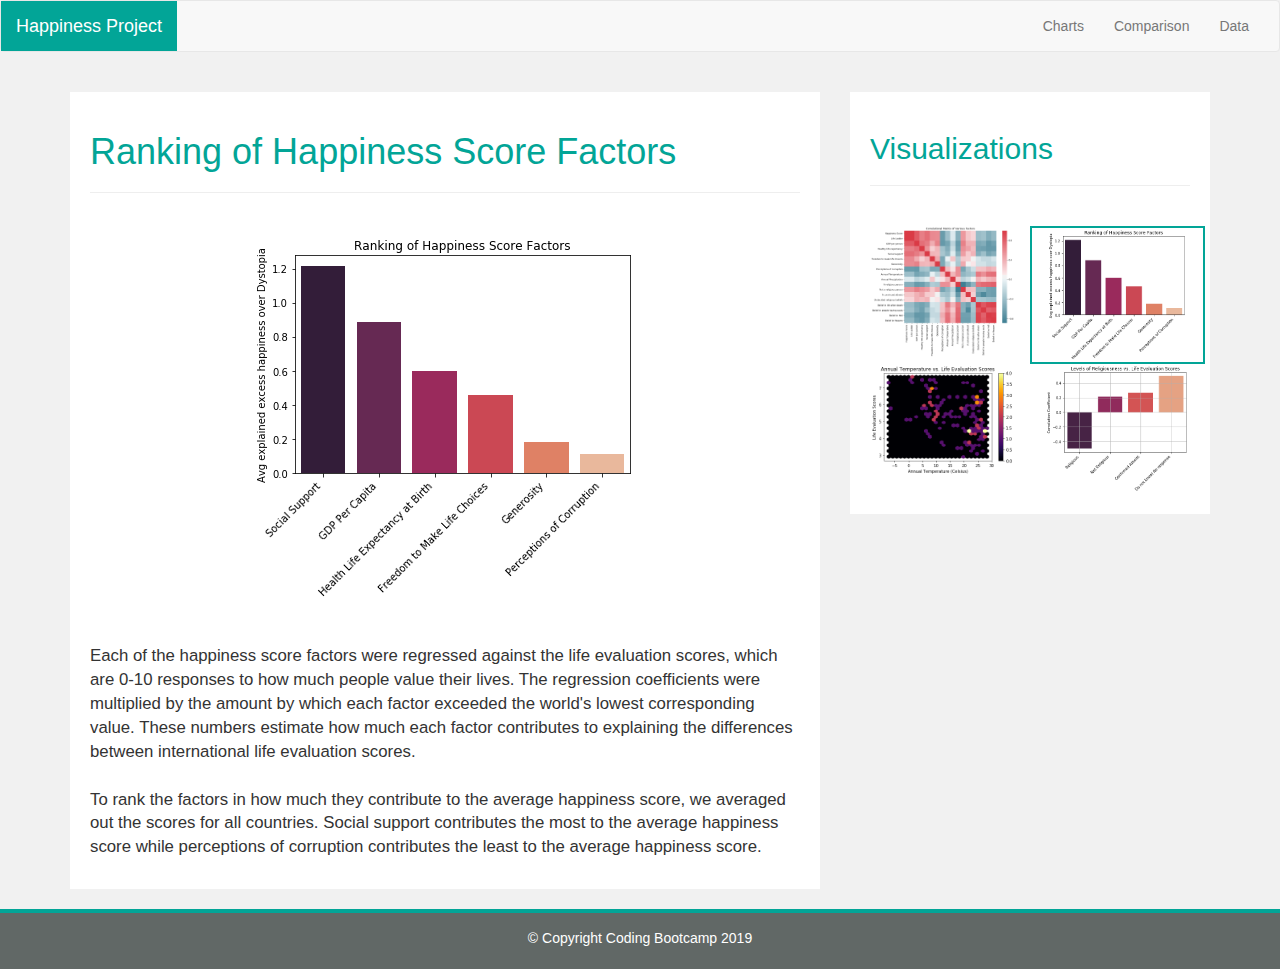
<file: ranking_of_factors.html>
<!DOCTYPE html>
<html lang="en">

<head>
    <meta charset="UTF-8">
    <title>Bootstrap Components</title>
    <link rel="stylesheet" href="https://maxcdn.bootstrapcdn.com/bootstrap/3.3.7/css/bootstrap.min.css"
        integrity="sha384-BVYiiSIFeK1dGmJRAkycuHAHRg32OmUcww7on3RYdg4Va+PmSTsz/K68vbdEjh4u" crossorigin="anonymous">
    <link rel="stylesheet" href="style.css">
    <meta name="viewport" content="width=device-width, initial-scale=1, shrink-to-fit=no">
</head>

<body>
    <nav class="navbar navbar-default">
        <div class="container-fluid">
            <div class="navbar-header">
                <button type="button" class="navbar-toggle collapsed" data-toggle="collapse"
                    data-target="#bs-example-navbar-collapse-1" aria-expanded="false">
                    <span class="sr-only">Toggle navigation</span>
                    <span class="icon-bar"></span>
                    <span class="icon-bar"></span>
                    <span class="icon-bar"></span>
                </button>
                <a style="background-color:rgb(2, 165, 151); color:white;" class="navbar-brand"
                    href="index.html">Happiness
                    Project</a>
            </div>

            <div class="collapse navbar-collapse" id="bs-example-navbar-collapse-1">
                <ul class="nav navbar-nav navbar-right">
                    <li class="dropdown">
                        <a href="javascript:void(0)" class="dropbtn">Charts</a>
                        <div class="dropdown-content">
                            <a href="correlational_matrix.html">Correlational Matrix</a>
                            <a href="ranking_of_factors.html">Ranking of Happiness Indicators</a>
                            <a href="temperature_vs_life_evaluation.html">Temperature vs. Life Evaluation Scores</a>
                            <a href="religion_vs_life_evaluation.html">Religiousness vs. Life Evaluation Scores</a>
                        </div>
                    </li>
                    <li><a href="comparison.html">Comparison</a></li>
                    <li><a href="data.html">Data</a></li>
                    </li>
                </ul>
            </div>
        </div>
    </nav>

    <div class="container">
        <div class="row">
            <div class="col-md-8">
                <div class="card">
                    <h1>Ranking of Happiness Score Factors</h1>
                    <hr>
                    <br />
                    <img src="Resources/ranking_factors.png" class="center" width="600" height="600">
                    <br />
                    <br />
                    <p style="font-size:120%;"> Each of the happiness score factors were regressed against the life
                        evaluation scores, which are 0-10 responses to how much people value their lives. The regression
                        coefficients were multiplied by the amount by which each factor exceeded the world's lowest
                        corresponding value. These numbers estimate how much each factor contributes to explaining the
                        differences between international life evaluation scores.
                        <br /><br />To rank the factors in how much they contribute to the average happiness score, we
                        averaged out the scores for all countries. Social support contributes the most to the average
                        happiness score while perceptions of corruption contributes the least to the average happiness
                        score.
                    </p>
                </div>
            </div>
            <div class="col-md-4">
                <div class="card">
                    <h2>Visualizations</h2>
                    <hr>
                    <br />
                    <div class="row">
                        <a href="correlational_matrix.html">
                            <div class="col-md-6"><img src="Resources/correlational_matrix.png" width="140"
                                    height="140"></div>
                        </a>
                        <a href="ranking_of_factors.html">
                            <div style="border:2px solid rgb(2, 165, 151);" class="col-md-6">
                                <img src="Resources/ranking_factors.png" width="140" height="140"></div>
                        </a>
                    </div>
                    <div class="row">
                        <a href="temperature_vs_life_evaluation.html">
                            <div class="col-md-6"><img src="Resources/temp_le.png" width="140" height="140"></div>
                        </a>
                        <a href="religion_vs_life_evaluation.html">
                            <div class="col-md-6"><img src="Resources/religion_le.png" width="140" height="140"></div>
                        </a>
                    </div>
                </div>
            </div>
        </div>
    </div>
    <br />
    <footer>
        <p>© Copyright Coding Bootcamp 2019</p>
    </footer>
    <script src="https://code.jquery.com/jquery-3.3.1.slim.min.js"
        integrity="sha384-q8i/X+965DzO0rT7abK41JStQIAqVgRVzpbzo5smXKp4YfRvH+8abtTE1Pi6jizo"
        crossorigin="anonymous"></script>
    <script src="https://cdnjs.cloudflare.com/ajax/libs/popper.js/1.14.7/umd/popper.min.js"
        integrity="sha384-UO2eT0CpHqdSJQ6hJty5KVphtPhzWj9WO1clHTMGa3JDZwrnQq4sF86dIHNDz0W1"
        crossorigin="anonymous"></script>
    <script src="https://stackpath.bootstrapcdn.com/bootstrap/4.3.1/js/bootstrap.min.js"
        integrity="sha384-JjSmVgyd0p3pXB1rRibZUAYoIIy6OrQ6VrjIEaFf/nJGzIxFDsf4x0xIM+B07jRM"
        crossorigin="anonymous"></script>
</body>

</html>
</file>
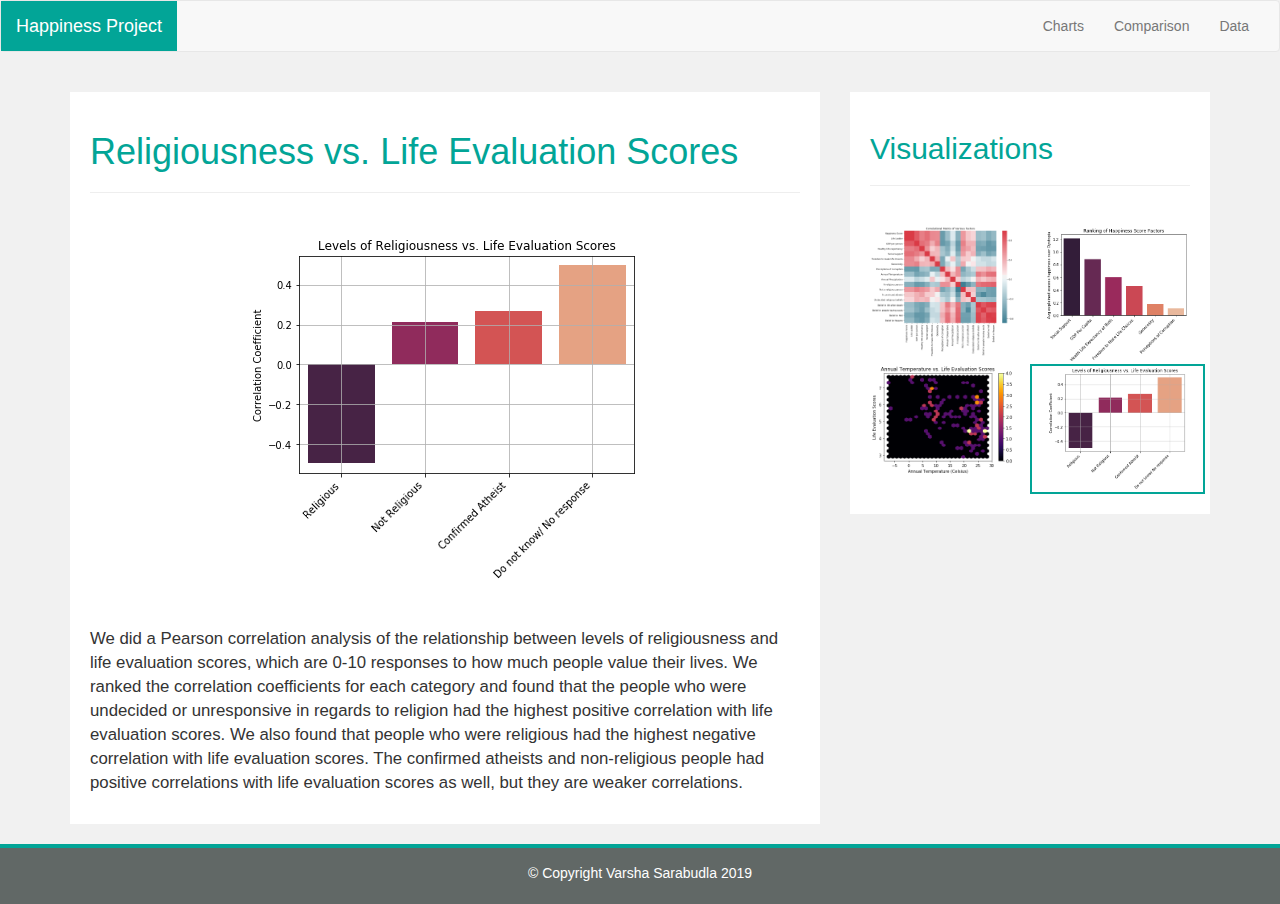
<file: religion_vs_life_evaluation.html>
<!DOCTYPE html>
<html lang="en">

<head>
    <meta charset="UTF-8">
    <title>Happiness Project</title>
    <link rel="stylesheet" href="https://maxcdn.bootstrapcdn.com/bootstrap/3.3.7/css/bootstrap.min.css"
        integrity="sha384-BVYiiSIFeK1dGmJRAkycuHAHRg32OmUcww7on3RYdg4Va+PmSTsz/K68vbdEjh4u" crossorigin="anonymous">
    <link rel="stylesheet" href="style.css">
    <meta name="viewport" content="width=device-width, initial-scale=1, shrink-to-fit=no">
</head>

<body>
    <nav class="navbar navbar-default">
        <div class="container-fluid">
            <div class="navbar-header">
                <button type="button" class="navbar-toggle collapsed" data-toggle="collapse"
                    data-target="#bs-example-navbar-collapse-1" aria-expanded="false">
                    <span class="sr-only">Toggle navigation</span>
                    <span class="icon-bar"></span>
                    <span class="icon-bar"></span>
                    <span class="icon-bar"></span>
                </button>
                <a style="background-color:rgb(2, 165, 151); color:white;" class="navbar-brand"
                    href="index.html">Happiness
                    Project</a>
            </div>

            <div class="collapse navbar-collapse" id="bs-example-navbar-collapse-1">
                <ul class="nav navbar-nav navbar-right">
                    <li class="dropdown">
                        <a href="javascript:void(0)" class="dropbtn">Charts</a>
                        <div class="dropdown-content">
                            <a href="correlational_matrix.html">Correlational Matrix</a>
                            <a href="ranking_of_factors.html">Ranking of Happiness Indicators</a>
                            <a href="temperature_vs_life_evaluation.html">Temperature vs. Life Evaluation Scores</a>
                            <a href="religion_vs_life_evaluation.html">Religiousness vs. Life Evaluation Scores</a>
                        </div>
                    </li>
                    <li><a href="comparison.html">Comparison</a></li>
                    <li><a href="data.html">Data</a></li>
                    </li>
                </ul>
            </div>
        </div>
    </nav>

    <div class="container">
        <div class="row">
            <div class="col-md-8">
                <div class="card">
                    <h1>Religiousness vs. Life Evaluation Scores</h1>
                    <hr>
                    <br />
                    <img src="Resources/religion_le.png" class="center" width="600" height="600">
                    <br />
                    <br />
                    <p style="font-size:120%;">
                        We did a Pearson correlation analysis of the relationship between levels of religiousness and
                        life evaluation scores, which are 0-10 responses to how much people value their lives. We ranked
                        the correlation coefficients for each category and found that the people who were undecided or
                        unresponsive in regards to religion had the highest positive correlation with life evaluation
                        scores. We also found that people who were religious had the highest negative correlation with
                        life evaluation scores. The confirmed atheists and non-religious people had positive
                        correlations with life evaluation scores as well, but they are weaker correlations.
                    </p>
                </div>
            </div>
            <div class="col-md-4">
                <div class="card">
                    <h2>Visualizations</h2>
                    <hr>
                    <br />
                    <div class="row">
                        <a href="correlational_matrix.html">
                            <div class="col-md-6"><img src="Resources/correlational_matrix.png" width="140"
                                    height="140"></div>
                        </a>
                        <a href="ranking_of_factors.html">
                            <div class="col-md-6"><img src="Resources/ranking_factors.png" width="140" height="140">
                            </div>
                        </a>
                    </div>
                    <div class="row">
                        <a href="temperature_vs_life_evaluation.html">
                            <div class="col-md-6"><img src="Resources/temp_le.png" width="140" height="140"></div>
                        </a>
                        <a href="religion_vs_life_evaluation.html">
                            <div style="border:2px solid rgb(2, 165, 151);" class="col-md-6">
                                <img src="Resources/religion_le.png" width="140" height="140"></div>
                        </a>
                    </div>
                </div>
            </div>
        </div>
    </div>
    <br />
    <footer>
        <p>© Copyright Varsha Sarabudla 2019</p>
    </footer>
    <script src="https://code.jquery.com/jquery-3.3.1.slim.min.js"
        integrity="sha384-q8i/X+965DzO0rT7abK41JStQIAqVgRVzpbzo5smXKp4YfRvH+8abtTE1Pi6jizo"
        crossorigin="anonymous"></script>
    <script src="https://cdnjs.cloudflare.com/ajax/libs/popper.js/1.14.7/umd/popper.min.js"
        integrity="sha384-UO2eT0CpHqdSJQ6hJty5KVphtPhzWj9WO1clHTMGa3JDZwrnQq4sF86dIHNDz0W1"
        crossorigin="anonymous"></script>
    <script src="https://stackpath.bootstrapcdn.com/bootstrap/4.3.1/js/bootstrap.min.js"
        integrity="sha384-JjSmVgyd0p3pXB1rRibZUAYoIIy6OrQ6VrjIEaFf/nJGzIxFDsf4x0xIM+B07jRM"
        crossorigin="anonymous"></script>
</body>

</html>
</file>
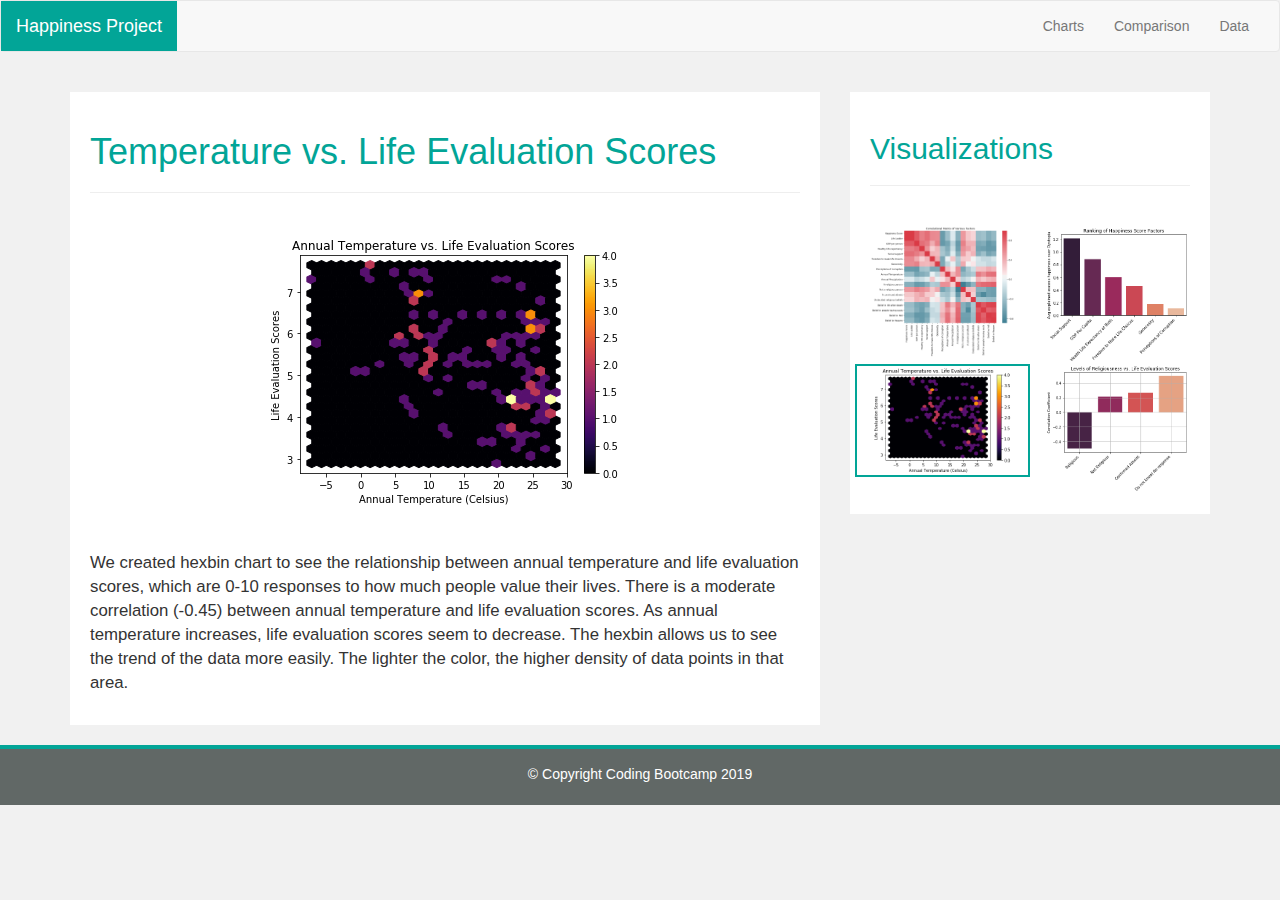
<file: temperature_vs_life_evaluation.html>
<!DOCTYPE html>
<html lang="en">

<head>
    <meta charset="UTF-8">
    <title>Bootstrap Components</title>
    <link rel="stylesheet" href="https://maxcdn.bootstrapcdn.com/bootstrap/3.3.7/css/bootstrap.min.css"
        integrity="sha384-BVYiiSIFeK1dGmJRAkycuHAHRg32OmUcww7on3RYdg4Va+PmSTsz/K68vbdEjh4u" crossorigin="anonymous">
    <link rel="stylesheet" href="style.css">
    <meta name="viewport" content="width=device-width, initial-scale=1, shrink-to-fit=no">
</head>

<body>
    <nav class="navbar navbar-default">
        <div class="container-fluid">
            <div class="navbar-header">
                <button type="button" class="navbar-toggle collapsed" data-toggle="collapse"
                    data-target="#bs-example-navbar-collapse-1" aria-expanded="false">
                    <span class="sr-only">Toggle navigation</span>
                    <span class="icon-bar"></span>
                    <span class="icon-bar"></span>
                    <span class="icon-bar"></span>
                </button>
                <a style="background-color:rgb(2, 165, 151); color:white;" class="navbar-brand"
                    href="index.html">Happiness
                    Project</a>
            </div>

            <div class="collapse navbar-collapse" id="bs-example-navbar-collapse-1">
                <ul class="nav navbar-nav navbar-right">
                    <li class="dropdown">
                        <a href="javascript:void(0)" class="dropbtn">Charts</a>
                        <div class="dropdown-content">
                            <a href="correlational_matrix.html">Correlational Matrix</a>
                            <a href="ranking_of_factors.html">Ranking of Happiness Indicators</a>
                            <a href="temperature_vs_life_evaluation.html">Temperature vs. Life Evaluation Scores</a>
                            <a href="religion_vs_life_evaluation.html">Religiousness vs. Life Evaluation Scores</a>
                        </div>
                    </li>
                    <li><a href="comparison.html">Comparison</a></li>
                    <li><a href="data.html">Data</a></li>
                    </li>
                </ul>
            </div>
        </div>
    </nav>

    <div class="container">
        <div class="row">
            <div class="col-md-8">
                <div class="card">
                    <h1>Temperature vs. Life Evaluation Scores</h1>
                    <hr>
                    <br />
                    <img src="Resources/temp_le.png" class="center" width="600" height="600">
                    <br />
                    <br />
                    <p style="font-size:120%;">
                        We created hexbin chart to see the relationship between annual temperature and life evaluation
                        scores, which are 0-10 responses to how much people value their lives. There is a moderate
                        correlation (-0.45) between annual temperature and life evaluation scores. As annual temperature
                        increases, life evaluation scores seem to decrease. The hexbin allows us to see the trend of the
                        data more easily. The lighter the color, the higher density of data points in that area.
                    </p>
                </div>
            </div>
            <div class="col-md-4">
                <div class="card">
                    <h2>Visualizations</h2>
                    <hr>
                    <br />
                    <div class="row">
                        <a href="correlational_matrix.html">
                            <div class="col-md-6"><img src="Resources/correlational_matrix.png" width="140"
                                    height="140"></div>
                        </a>
                        <a href="ranking_of_factors.html">
                            <div class="col-md-6"><img src="Resources/ranking_factors.png" width="140" height="140">
                            </div>
                        </a>
                    </div>
                    <div class="row">
                        <a href="temperature_vs_life_evaluation.html">
                            <div style="border:2px solid rgb(2, 165, 151);" class="col-md-6">
                                <img src="Resources/temp_le.png" width="140" height="140"></div>
                        </a>
                        <a href="religion_vs_life_evaluation.html">
                            <div class="col-md-6"><img src="Resources/religion_le.png" width="140" height="140"></div>
                        </a>
                    </div>
                </div>
            </div>
        </div>
    </div>
    <br />
    <footer>
        <p>© Copyright Coding Bootcamp 2019</p>
    </footer>
    <script src="https://code.jquery.com/jquery-3.3.1.slim.min.js"
        integrity="sha384-q8i/X+965DzO0rT7abK41JStQIAqVgRVzpbzo5smXKp4YfRvH+8abtTE1Pi6jizo"
        crossorigin="anonymous"></script>
    <script src="https://cdnjs.cloudflare.com/ajax/libs/popper.js/1.14.7/umd/popper.min.js"
        integrity="sha384-UO2eT0CpHqdSJQ6hJty5KVphtPhzWj9WO1clHTMGa3JDZwrnQq4sF86dIHNDz0W1"
        crossorigin="anonymous"></script>
    <script src="https://stackpath.bootstrapcdn.com/bootstrap/4.3.1/js/bootstrap.min.js"
        integrity="sha384-JjSmVgyd0p3pXB1rRibZUAYoIIy6OrQ6VrjIEaFf/nJGzIxFDsf4x0xIM+B07jRM"
        crossorigin="anonymous"></script>
</body>

</html>
</file>
<file: style.css>
body {
    font-family: Arial;
    background: #f1f1f1;
  }

.card {
    background-color: white;
    padding: 20px;
    margin-top: 20px;
  }

footer {
    position: left;
    clear: both;
    color: white;
    background-color: rgb(97, 104, 102);
    text-align: center;
    height: 60px;
    line-height: 50px;
    font-size: 100%;
    border-top: 4px solid rgb(2, 165, 151);
  }

  li {
    float: left;
  }
  
  li a, .dropbtn {
    display: inline-block;
    color: white;
    text-align: center;
    padding: 14px 16px;
    text-decoration: none;
  }

  .dropdown:hover .dropbtn {
    background-color:#f1f1f1;
  }
  
  li.dropdown {
    display: inline-block;
  }
  
  .dropdown-content {
    display: none;
    position: absolute;
    background-color: #f9f9f9;
    min-width: 160px;
    box-shadow: 0px 8px 16px 0px rgba(0,0,0,0.2);
    z-index: 1;
  }
  
  .dropdown-content a {
    color: black;
    padding: 12px 16px;
    text-decoration: none;
    display: block;
    text-align: left;
  }
  
  .dropdown-content a:hover {background-color: #f1f1f1}
  
  .dropdown:hover .dropdown-content {
    display: block;
  }

  h1 {
    color: rgb(2, 165, 151);
  }

  h2 {
    color: rgb(2, 165, 151);
  }

  h3 {
    color: rgb(2, 165, 151);
  }

  #happiness_data {
    font-family: "Trebuchet MS", Arial, Helvetica, sans-serif;
    border-collapse: collapse;
    width: 100%;
  }
  
  #happiness_data td, #happiness_data th {
    border: 1px solid #ddd;
    padding: 8px;
  }
  
  #happiness_data tr:nth-child(odd){background-color: #f2f2f2;}
  
  #happiness_data tr:hover {background-color: #ddd;}
  
  #happiness_data th {
    padding-top: 12px;
    padding-bottom: 12px;
    text-align: left;
    background-color: white;
    color: black;
  }

  .center {
    display: block;
    margin-left: auto;
    margin-right: auto;
  }

  img {
    width: auto ;
    max-width: 100% ;
    height: auto ;
  }

  table { 
    width: 100%; 
    border-collapse: collapse; 
  }
</file>
